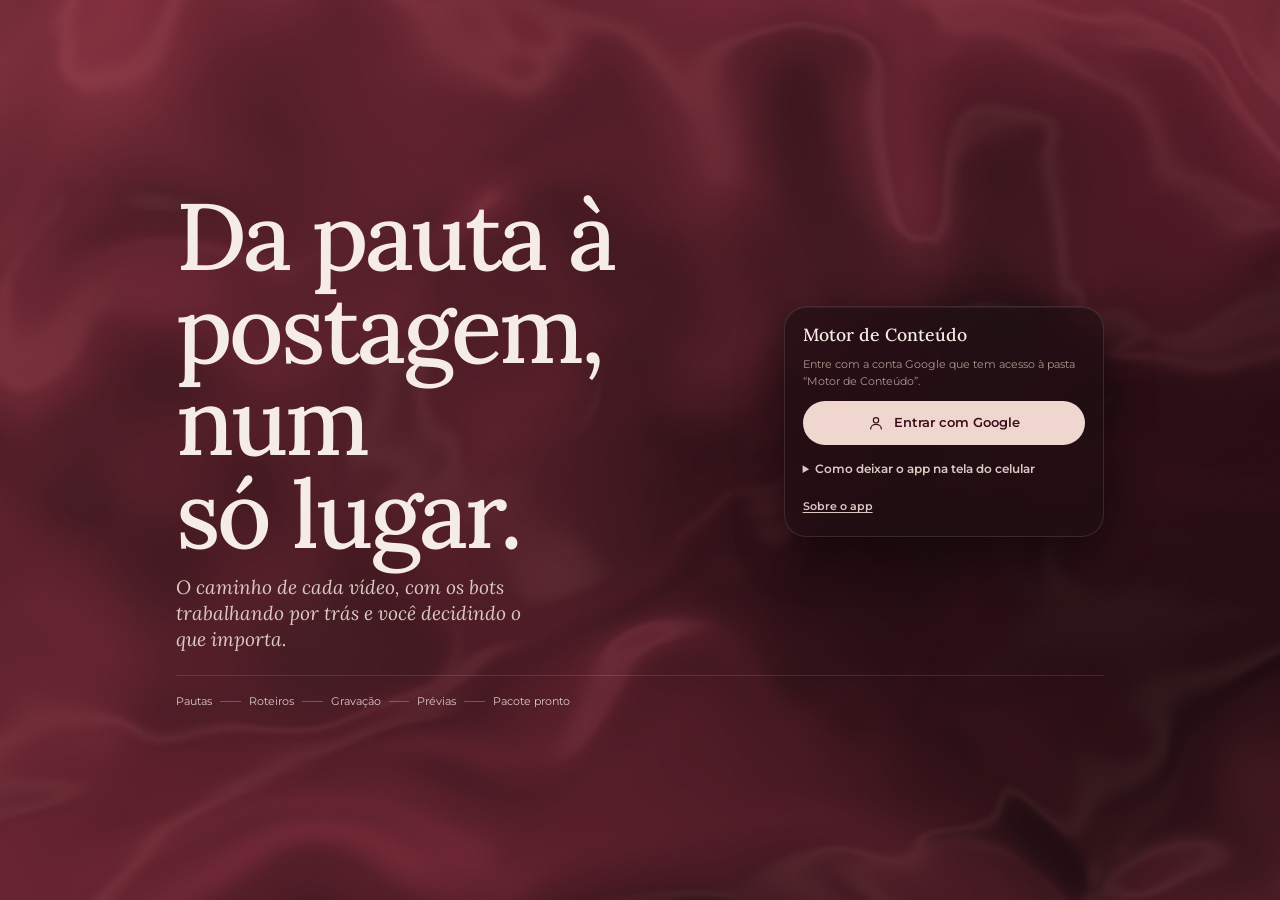
<file: index.html>
<!doctype html>
<html lang="pt-BR" data-tema="noite">
<head>
<meta charset="utf-8">
<meta name="viewport" content="width=device-width, initial-scale=1, viewport-fit=cover">
<title>Motor de Conteúdo</title>
<meta name="description" content="O caminho de cada vídeo, da pauta à postagem: roteiros, prévias e pacotes prontos.">
<meta name="referrer" content="strict-origin-when-cross-origin">
<link rel="manifest" href="./manifest.webmanifest">
<link rel="icon" type="image/png" sizes="32x32" href="./icons/favicon.png">
<link rel="apple-touch-icon" sizes="180x180" href="./icons/apple-touch-icon.png">
<meta name="theme-color" content="#0F0809" id="meta-tema">
<meta name="mobile-web-app-capable" content="yes">
<meta name="apple-mobile-web-app-capable" content="yes">
<meta name="apple-mobile-web-app-title" content="Motor">

<!-- Fontes da marca. Única dependência externa de visual, e opcional: sem elas, o app usa as do sistema. -->
<link rel="preconnect" href="https://fonts.googleapis.com">
<link rel="preconnect" href="https://fonts.gstatic.com" crossorigin>
<link href="https://fonts.googleapis.com/css2?family=Lora:ital,wght@0,400..700;1,400..700&family=Montserrat:wght@400;500;600;700&display=swap" rel="stylesheet">
<link rel="stylesheet" href="./css/app.css">
<!-- Antes de pintar: tema lembrado e, se houver sessão guardada com o token válido, esconde o login para não piscar. -->
<script>
try {
  if (localStorage.getItem('motor-tema') === 'dia') document.documentElement.dataset.tema = 'dia';
} catch (e) { /* sem armazenamento */ }
try {
  // Sessão em localStorage (ou a antiga, em sessionStorage, que o js/auth.js muda de lugar) e token
  // além da margem de renovação (2 min): o app abre direto. Vencida: a entrada mostra "Continuar como".
  // Logo depois do "Sair" (marca motor.saiu, js/saida.js) a entrada aparece sempre, sem esconder.
  var s = JSON.parse(localStorage.getItem('motor.sessao') || sessionStorage.getItem('motor.sessao') || 'null');
  if (s && s.access_token && Number(s.expires_at) > Date.now() + 120000 && !sessionStorage.getItem('motor.saiu')) document.documentElement.classList.add('retomando');
} catch (e) { /* sem armazenamento */ }
</script>
<script type="module" src="./js/main.js"></script>
</head>
<body class="entrada">
<!-- Fundo vivo: o véu é pintado por um shader WebGL (js/visual.js). O grão é um ruído em SVG. -->
<canvas id="veu" aria-hidden="true"></canvas>
<div class="grao" aria-hidden="true"></div>
<a class="pular" href="#conteudo">Pular para o conteúdo</a>

<!-- ENTRADA: login com Google (Google Identity Services, via js/integra.js) -->
<section class="login" id="tela-login" aria-labelledby="login-titulo">
  <div>
    <h1 id="login-titulo">Da pauta à postagem, num só lugar.</h1>
    <p class="login-frase">O caminho de cada vídeo, com os bots trabalhando por trás e você decidindo o que importa.</p>
  </div>
  <div class="login-porta">
    <h2>Motor de Conteúdo</h2>
    <p class="apagado pequeno" id="login-instrucao">Entre com a conta Google que tem acesso à pasta “Motor de Conteúdo”.</p>
    <button type="button" class="google" data-acao="entrar" id="botao-entrar">
      <svg width="20" height="20" style="width:1.25rem;height:1.25rem" viewBox="0 0 24 24" fill="none" stroke="currentColor" stroke-width="1.8" stroke-linecap="round" stroke-linejoin="round" aria-hidden="true"><circle cx="12" cy="8" r="4"/><path d="M4 21c0-4 3.6-7 8-7s8 3 8 7"/></svg>
      <span id="botao-entrar-texto">Entrar com Google</span>
    </button>
    <!-- Sessão guardada com o token vencido (js/acoes.js, pintarEntrada): no lugar do "Entrar com Google" -->
    <button type="button" class="google" data-acao="continuar" id="botao-continuar" hidden>
      <svg width="20" height="20" style="width:1.25rem;height:1.25rem" viewBox="0 0 24 24" fill="none" stroke="currentColor" stroke-width="1.8" stroke-linecap="round" stroke-linejoin="round" aria-hidden="true"><circle cx="12" cy="8" r="4"/><path d="M4 21c0-4 3.6-7 8-7s8 3 8 7"/></svg>
      <span id="botao-continuar-texto">Continuar</span>
    </button>
    <button type="button" class="botao calmo menor outra-conta" data-acao="outra-conta" id="botao-outra-conta" hidden>Usar outra conta</button>
    <p class="nota atencao login-msg" id="login-msg" role="alert"></p>
    <details>
      <summary>Como deixar o app na tela do celular</summary>
      <ol>
        <li>Abra o endereço do app no Safari (iPhone) ou no Chrome (Android).</li>
        <li>Toque em Compartilhar e depois em “Adicionar à Tela de Início”.</li>
        <li>O app passa a abrir em tela cheia, como os outros do celular.</li>
      </ol>
    </details>
    <button type="button" class="discreto" data-acao="abrir-sobre">Sobre o app</button>
  </div>
  <ol class="caminho" aria-label="O caminho de cada vídeo">
    <li>Pautas</li><li>Roteiros</li><li>Gravação</li><li>Prévias</li><li>Pacote pronto</li>
  </ol>
</section>

<!-- APP -->
<div class="casca" id="casca" hidden>
  <header class="ilha">
    <!-- No celular estreito (< 480px) a marca mostra só "Motor" (o nome curto do app instalado) para caber o Sair -->
    <a class="marca" href="#/inicio" aria-label="Motor de Conteúdo, início"><span class="marca-sinal" aria-hidden="true"></span><span>Motor<span class="marca-resto"> de Conteúdo</span></span></a>
    <nav class="ilha-nav" id="nav-topo" aria-label="Seções"></nav>
    <button type="button" class="busca-b" data-acao="abrir-paleta" aria-label="Buscar e ir para uma tela" id="botao-busca"></button>
    <a class="botao primario menor ilha-enviar" href="#/enviar">Enviar gravação</a>
    <button type="button" class="redondo" data-acao="tema" id="botao-tema"></button>
    <!-- Sair: botão redondo ao lado do tema, em todas as telas e larguras -->
    <button type="button" class="redondo ilha-sair" data-acao="sair" id="botao-sair" aria-label="Sair da conta" title="Sair da conta"></button>
  </header>

  <main class="conteudo" id="conteudo" tabindex="-1"></main>

  <nav class="doca" id="nav-doca" aria-label="Seções"></nav>
</div>

<!-- Uma janela para tudo (confirmações, busca, ajuda) e outra para o teleprompter -->
<dialog id="dialogo" aria-labelledby="dlg-titulo"></dialog>
<dialog id="tele" class="tele" aria-label="Teleprompter"></dialog>
<dialog id="telacheia" class="telacheia" aria-labelledby="tc-nome"></dialog>
<input type="file" id="arquivo" accept="video/*" hidden>
<div class="avisos" id="avisos" role="status" aria-live="polite"></div>
<noscript><p style="position:relative;z-index:3;padding:1.5rem;text-align:center">O Motor de Conteúdo precisa de JavaScript ativado.</p></noscript>
</body>
</html>
</file>
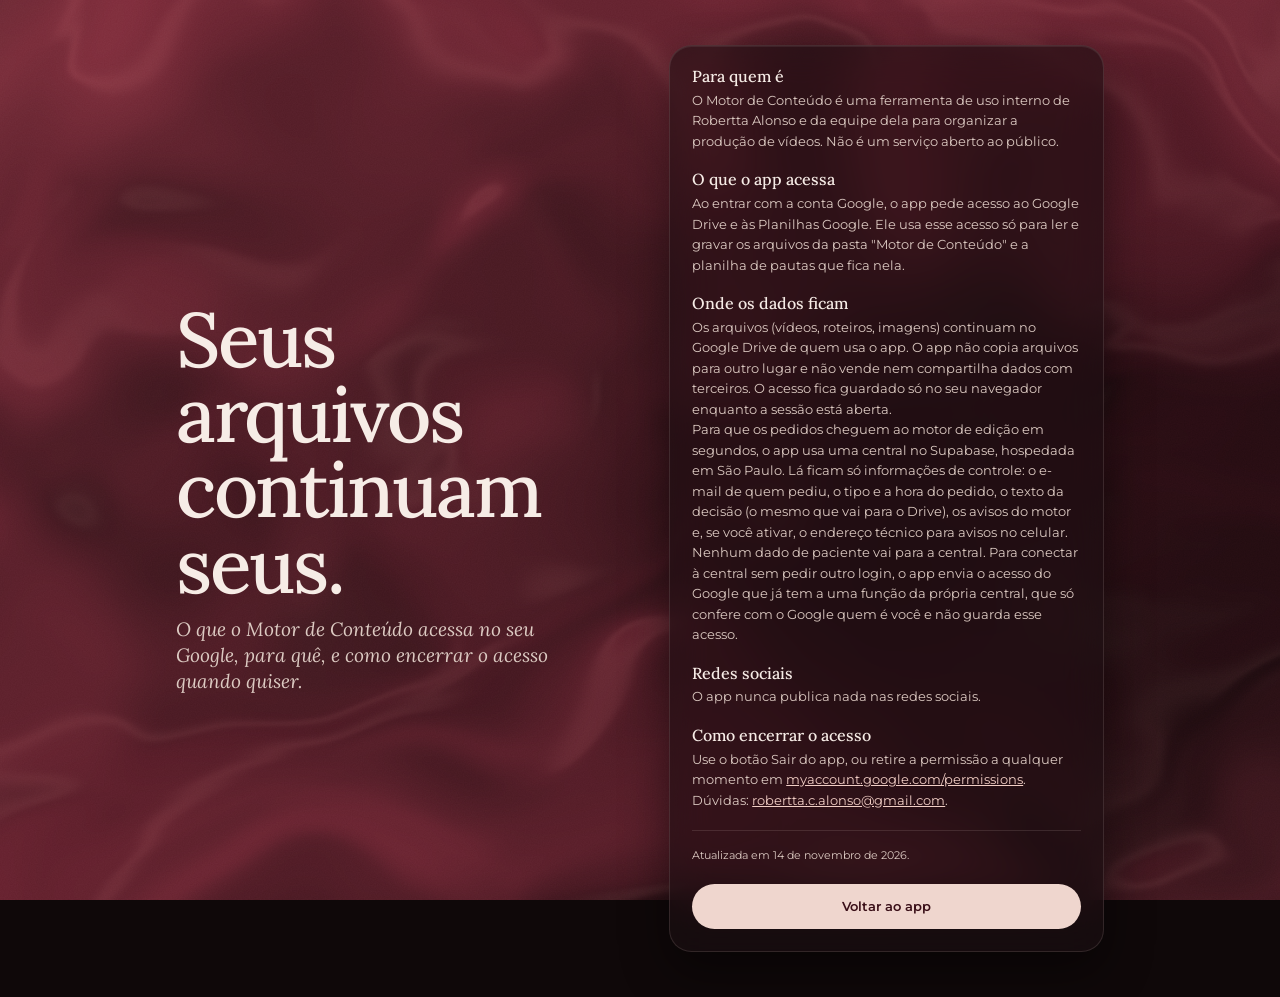
<file: privacidade.html>
<!doctype html>
<html lang="pt-BR" data-tema="noite">
<head>
<meta charset="utf-8">
<meta name="viewport" content="width=device-width, initial-scale=1, viewport-fit=cover">
<title>Privacidade · Motor de Conteúdo</title>
<meta name="description" content="Política de privacidade do Motor de Conteúdo.">
<meta name="theme-color" content="#0F0809" id="meta-tema">
<link rel="icon" type="image/png" sizes="32x32" href="./icons/favicon.png">
<link rel="apple-touch-icon" sizes="180x180" href="./icons/apple-touch-icon.png">
<link rel="preconnect" href="https://fonts.googleapis.com">
<link rel="preconnect" href="https://fonts.gstatic.com" crossorigin>
<link href="https://fonts.googleapis.com/css2?family=Lora:ital,wght@0,400..700;1,400..700&family=Montserrat:wght@400;500;600;700&display=swap" rel="stylesheet">
<link rel="stylesheet" href="./css/app.css">
<script>
try { if (localStorage.getItem('motor-tema') === 'dia') { document.documentElement.dataset.tema = 'dia'; } } catch (e) {}
</script>
<style>
  /* Só desta página: mesma identidade da entrada (véu, grão, Lora/Montserrat, painel de vidro). */
  .priv{position:relative;z-index:2;min-height:100vh;min-height:100dvh;display:grid;align-content:center;gap:2rem;max-width:77.5rem;margin:0 auto;
    padding:calc(2.5rem + env(safe-area-inset-top)) calc(1.25rem + env(safe-area-inset-right)) calc(2.5rem + env(safe-area-inset-bottom)) calc(1.25rem + env(safe-area-inset-left))}
  .priv h1{font-size:clamp(2.75rem,8vw,6rem);line-height:.98;letter-spacing:-.03em;max-width:11ch}
  .priv-painel{gap:0;padding:1.75rem}
  .priv-painel h2{font-size:1.25rem;margin:1.5rem 0 .375rem}
  .priv-painel h2:first-of-type{margin-top:0}
  .priv-painel p{color:var(--tinta-2);line-height:1.6;margin:0}
  .priv-data{font-size:.84375rem;color:var(--tinta-2);margin-top:1.5rem !important;padding-top:1.25rem;border-top:1px solid var(--fio)}
  .priv-voltar{margin-top:1.5rem;text-decoration:none}
  @media (min-width:900px){
    .priv{grid-template-columns:minmax(0,1fr) 34rem;align-items:center;gap:2rem 4rem;
      padding:calc(3.5rem + env(safe-area-inset-top)) calc(2.5rem + env(safe-area-inset-right)) calc(3.5rem + env(safe-area-inset-bottom)) calc(2.5rem + env(safe-area-inset-left))}
  }
</style>
<script type="module">
  import { Veu } from './js/visual.js';
  Veu.iniciar();
  Veu.cores(document.documentElement.dataset.tema === 'dia' ? 'dia' : 'noite');
  Veu.ligar();
</script>
</head>
<body class="entrada">
<canvas id="veu" aria-hidden="true"></canvas>
<div class="grao" aria-hidden="true"></div>
<main class="priv">
  <div>
    <h1>Seus arquivos continuam seus.</h1>
    <p class="login-frase">O que o Motor de Conteúdo acessa no seu Google, para quê, e como encerrar o acesso quando quiser.</p>
  </div>
  <section class="login-porta priv-painel" aria-label="Política de privacidade">
    <h2>Para quem é</h2>
    <p>O Motor de Conteúdo é uma ferramenta de uso interno de Robertta Alonso e da equipe dela para organizar a produção de vídeos. Não é um serviço aberto ao público.</p>
    <h2>O que o app acessa</h2>
    <p>Ao entrar com a conta Google, o app pede acesso ao Google Drive e às Planilhas Google. Ele usa esse acesso só para ler e gravar os arquivos da pasta "Motor de Conteúdo" e a planilha de pautas que fica nela.</p>
    <h2>Onde os dados ficam</h2>
    <p>Os arquivos (vídeos, roteiros, imagens) continuam no Google Drive de quem usa o app. O app não copia arquivos para outro lugar e não vende nem compartilha dados com terceiros. O acesso fica guardado só no seu navegador enquanto a sessão está aberta.</p>
    <p>Para que os pedidos cheguem ao motor de edição em segundos, o app usa uma central no Supabase, hospedada em São Paulo. Lá ficam só informações de controle: o e-mail de quem pediu, o tipo e a hora do pedido, o texto da decisão (o mesmo que vai para o Drive), os avisos do motor e, se você ativar, o endereço técnico para avisos no celular. Nenhum dado de paciente vai para a central. Para conectar à central sem pedir outro login, o app envia o acesso do Google que já tem a uma função da própria central, que só confere com o Google quem é você e não guarda esse acesso.</p>
    <h2>Redes sociais</h2>
    <p>O app nunca publica nada nas redes sociais.</p>
    <h2>Como encerrar o acesso</h2>
    <p>Use o botão Sair do app, ou retire a permissão a qualquer momento em <a href="https://myaccount.google.com/permissions">myaccount.google.com/permissions</a>. Dúvidas: <a href="mailto:robertta.c.alonso@gmail.com">robertta.c.alonso@gmail.com</a>.</p>
    <p class="priv-data">Atualizada em 14 de novembro de 2026.</p>
    <a class="google priv-voltar" href="./">Voltar ao app</a>
  </section>
</main>
</body>
</html>
</file>
<file: css/app.css>
/* Motor de Conteúdo · visual do desenho aprovado (referência visual: ver SPEC.md), em rem.

   Densidade: todas as medidas estão em rem (1rem = 16px). No computador (>= 1080px de largura),
   o html passa a 80%, e a tela a 100% de zoom fica igual ao desenho aprovado visto a 80% de zoom.
   Celular e tablet (< 1080px) ficam idênticos ao desenho aprovado.
   Ficaram em px, de propósito:
   - bordas de 1 a 2px e linhas finas de 1-2px (fios, conectores, a borda de 1px das sombras
     "inset"), que a 80% virariam 0,8px e ficariam borradas ou sumiriam;
   - border-radius:999px (raio "infinito" das pílulas: qualquer valor grande dá o mesmo desenho);
   - .vh e o input escondido do segmento (1px é a técnica de esconder, não um tamanho visual);
   - os valores das media queries (em px de viewport, como no desenho aprovado).
   Breakpoints acima de 1080px (1100 e 1160) passaram para 1080px, porque no desenho aprovado a 80%
   qualquer janela de 1080px físicos já tem viewport de 1350px CSS. */
/* ===== 1. Identidade: as cores da marca em dois temas ===== */
:root{
  --titulo:"Lora",Georgia,"Times New Roman",serif;
  --texto:"Montserrat",system-ui,-apple-system,"Segoe UI",Roboto,sans-serif;
  --r-painel:1.75rem; --r-meio:1.125rem; --r-controle:.875rem;
  --doca:4.75rem;
}
html[data-tema="noite"]{
  color-scheme:dark;
  --fundo:#0F0809; --sup:#1A1013; --sup-2:#241619; --vidro:rgba(26,16,19,.62);
  --fio:rgba(239,214,206,.13); --fio-forte:rgba(239,214,206,.30);
  --tinta:#F6ECE6; --tinta-2:#DCCAC2; --tinta-3:#AC978F;
  --acento:#EFD6CE; --acento-tinta:#3A0F18; --acento-texto:#F2CFC6;   /* rosé sobre vinho */
  --vinho:#6E1F2C; --vinho-claro:#C96A80;
  --ok:#8FCBB2; --ok-fundo:rgba(143,203,178,.14); --ok-tinta:#0F0809;
  --alerta:#F0C377; --alerta-fundo:rgba(240,195,119,.13);
  --acao-fundo:rgba(239,214,206,.14); --espera-fundo:rgba(246,236,230,.07);
  --erro:#FF9C92;
  --serie-ig:#B04560; --serie-tt:#35A983;        /* par do gráfico, conferido para daltonismo no fundo escuro */
  --sombra:0 1.5rem 3.75rem rgba(0,0,0,.45);
}
html[data-tema="dia"]{
  color-scheme:light;
  --fundo:#F3E8E2; --sup:#FFFCFA; --sup-2:#F8EEE9; --vidro:rgba(255,252,250,.66);
  --fio:rgba(110,31,44,.13); --fio-forte:rgba(36,28,24,.28);
  --tinta:#241C18; --tinta-2:#4A3F39; --tinta-3:#6E5F57;
  --acento:#6E1F2C; --acento-tinta:#FFFFFF; --acento-texto:#6E1F2C;
  --vinho:#6E1F2C; --vinho-claro:#6E1F2C;
  --ok:#24443A; --ok-fundo:#DDE8E2; --ok-tinta:#FFFFFF;
  --alerta:#7A4300; --alerta-fundo:#F7E6C8;
  --acao-fundo:#EFD6CE; --espera-fundo:#EFE6E0;
  --erro:#A3261F;
  --serie-ig:#8E2F40; --serie-tt:#2FA37F;        /* par do gráfico no fundo claro */
  --sombra:0 1.5rem 3.75rem rgba(110,31,44,.14);
}
*,*::before,*::after{box-sizing:border-box}
html{-webkit-text-size-adjust:100%;background:var(--fundo)}
/* ===== Densidade no computador (ver o comentário do topo) ===== */
@media (min-width:1080px){html{font-size:80%}}
body{margin:0;min-height:100vh;background:var(--fundo);color:var(--tinta);font:400 1rem/1.5 var(--texto);-webkit-font-smoothing:antialiased;overflow-x:hidden}
h1,h2,h3{font-family:var(--titulo);font-weight:500;line-height:1.12;margin:0;text-wrap:balance}
h1{font-size:clamp(2.125rem,5.4vw,3.75rem);letter-spacing:-.015em}
h2{font-size:1.5rem}
h3{font-size:1.1875rem}
p{margin:0}
ul,ol{margin:0;padding:0;list-style:none}
a{color:var(--acento-texto)}
button,input,select,textarea{font:inherit;color:inherit}
button{cursor:pointer}
[hidden]{display:none !important}
:focus-visible{outline:.15625rem solid var(--acento);outline-offset:.1875rem;border-radius:.5rem}
.vh{position:absolute;width:1px;height:1px;overflow:hidden;clip-path:inset(50%);white-space:nowrap}
.ic{flex-shrink:0}
.pular{position:absolute;left:.75rem;top:-3.75rem;z-index:100;background:var(--tinta);color:var(--fundo);padding:.625rem .875rem;border-radius:.625rem}
.pular:focus{top:.75rem}
@media (prefers-reduced-motion:reduce){*,*::before,*::after{transition:none !important;animation:none !important;scroll-behavior:auto !important}}

/* ===== 2. Fundo vivo: o véu (canvas WebGL) e o grão ===== */
#veu{position:absolute;top:0;left:0;width:100%;height:min(94vh,48.75rem);z-index:0;pointer-events:none;
  -webkit-mask-image:linear-gradient(#000 30%,transparent);mask-image:linear-gradient(#000 30%,transparent)}
#veu.sem-gl{background:radial-gradient(90% 70% at 20% 0%,var(--vinho),transparent 70%),radial-gradient(60% 60% at 90% 10%,var(--vinho-claro),transparent 70%),var(--fundo);opacity:.8}
body.entrada #veu{position:fixed;height:100vh;height:100dvh;-webkit-mask-image:none;mask-image:none}
.grao{position:fixed;inset:0;z-index:1;pointer-events:none;opacity:.5;mix-blend-mode:soft-light;
  background-image:url("data:image/svg+xml;utf8,<svg xmlns='http://www.w3.org/2000/svg' width='180' height='180'><filter id='n'><feTurbulence type='fractalNoise' baseFrequency='.85' numOctaves='2' stitchTiles='stitch'/><feColorMatrix values='0 0 0 0 .5  0 0 0 0 .5  0 0 0 0 .5  0 0 0 .55 0'/></filter><rect width='100%' height='100%' filter='url(%23n)'/></svg>")}
.login,.casca{position:relative;z-index:2}


/* ===== 4. Estrutura: ilha no alto e doca embaixo (celular e tablet) ===== */
.ilha{position:sticky;top:.625rem;z-index:30;display:flex;align-items:center;gap:.625rem;width:calc(100% - 1.5rem);max-width:77.5rem;margin:.625rem auto 0;padding:.5rem .5rem .5rem 1rem;border-radius:999px;background:var(--vidro);backdrop-filter:blur(1.375rem) saturate(1.3);-webkit-backdrop-filter:blur(1.375rem) saturate(1.3);border:1px solid var(--fio);box-shadow:inset 0 1px 0 rgba(255,255,255,.06)}
.marca{display:flex;align-items:center;gap:.625rem;margin-right:auto;color:var(--tinta);text-decoration:none;font-family:var(--titulo);font-weight:600;font-size:1.0625rem;white-space:nowrap}
.marca-sinal{position:relative;width:1.875rem;height:1.875rem;border-radius:50%;background:conic-gradient(from 210deg,var(--vinho),var(--vinho-claro),var(--acento),var(--vinho));display:grid;place-items:center}
.marca-sinal::after{content:"";width:.75rem;height:.75rem;border-radius:50%;background:var(--fundo)}
.ilha-nav{display:none}
.redondo{width:2.75rem;height:2.75rem;flex-shrink:0;display:grid;place-items:center;border-radius:50%;border:1px solid var(--fio);background:transparent;color:var(--tinta)}
.redondo:hover{background:var(--espera-fundo)}
.busca-b{display:flex;align-items:center;gap:.5rem;height:2.75rem;padding:0 .875rem;border-radius:999px;border:1px solid var(--fio);background:transparent;color:var(--tinta-3);font-size:.875rem}
.busca-b kbd{display:none;font:600 .71875rem var(--texto);padding:.125rem .375rem;border-radius:.375rem;border:1px solid var(--fio-forte);color:var(--tinta-2)}
.busca-b .txt{display:none}
.ilha .ilha-enviar{display:none}
.conteudo{width:100%;max-width:77.5rem;margin:0 auto;padding:1.875rem 1rem calc(var(--doca) + 3.5rem + env(safe-area-inset-bottom));outline:none}

.doca{position:fixed;left:50%;bottom:calc(.75rem + env(safe-area-inset-bottom));z-index:30;transform:translateX(-50%);width:min(28.75rem,calc(100% - 1.5rem));display:flex;justify-content:space-between;gap:.125rem;padding:.4375rem;border-radius:999px;background:var(--vidro);backdrop-filter:blur(1.375rem) saturate(1.3);-webkit-backdrop-filter:blur(1.375rem) saturate(1.3);border:1px solid var(--fio);box-shadow:var(--sombra),inset 0 1px 0 rgba(255,255,255,.06)}
.nav-link{position:relative;display:flex;align-items:center;justify-content:center;gap:.5rem;height:3.125rem;min-width:3.125rem;padding:0 .8125rem;border-radius:999px;color:var(--tinta-3);font-size:.875rem;font-weight:600;text-decoration:none;white-space:nowrap;transition:background-color .2s,color .2s}
.doca .nav-rot{display:none}
.nav-link[aria-current="page"]{background:var(--acento);color:var(--acento-tinta);view-transition-name:nav-atual}
.doca .nav-link[aria-current="page"] .nav-rot{display:inline}
.nav-conta{position:absolute;top:.3125rem;right:.3125rem;min-width:1.0625rem;height:1.0625rem;padding:0 .25rem;border-radius:999px;background:var(--vinho-claro);color:#fff;font-size:.65625rem;font-weight:700;line-height:1.0625rem;text-align:center}
html[data-tema="dia"] .nav-conta{background:var(--vinho)}
.nav-link[aria-current="page"] .nav-conta{display:none}

@media (min-width:720px){
  .conteudo{padding:2.75rem 1.75rem calc(var(--doca) + 4rem)}
  .busca-b .txt{display:inline}
  h2{font-size:1.625rem}
}
@media (min-width:1080px){
  .doca{display:none}
  .ilha{padding:.5rem .5rem .5rem 1.25rem;top:.875rem;margin-top:.875rem}
  .ilha-nav{display:flex;gap:.125rem;margin-right:auto}
  .marca{margin-right:1.125rem}
  .ilha .nav-link{height:2.75rem;padding:0 .9375rem;font-weight:500}
  .ilha .nav-link:hover{color:var(--tinta)}
  .ilha .nav-link[aria-current="page"]{font-weight:600}
  .ilha .nav-link[aria-current="page"]:hover{color:var(--acento-tinta)}
  .ilha .nav-link .ic{display:none}
  .ilha .nav-conta{position:static}
  .busca-b kbd{display:inline}
  .ilha .ilha-enviar{display:inline-flex}
  /* Nada da ilha quebra linha. Com contadores na navegação (pautas, roteiros, vídeos…), falta largura
     para tudo: a busca fica só com a lupa e o atalho, e os itens ficam um pouco mais juntos. */
  .busca-b,.ilha .ilha-enviar{white-space:nowrap;flex-shrink:0}
  .ilha:has(.nav-conta) .busca-b .txt{display:none}
  .ilha:has(.nav-conta) .nav-link{padding:0 .75rem}
  .conteudo{padding:3.5rem 2rem 6rem}
}

/* ===== 5. Peças comuns ===== */
.cab{margin:0 0 1.875rem;max-width:56.25rem}
.cab-sub{margin-top:.75rem;font:italic 400 clamp(1.125rem,2.2vw,1.4375rem)/1.3 var(--titulo);color:var(--tinta-2)}
.voltar{display:inline-flex;align-items:center;gap:.25rem;margin:0 0 .875rem -.5rem;padding:.5rem .75rem .5rem .375rem;border-radius:999px;font-size:.90625rem;font-weight:600;text-decoration:none}
.voltar:hover{background:var(--espera-fundo)}
.painel{position:relative;background:var(--sup);border:1px solid var(--fio);border-radius:var(--r-painel);padding:1.375rem;box-shadow:inset 0 1px 0 rgba(255,255,255,.04)}
.painel > h2{margin-bottom:1rem}
.pilha{display:flex;flex-direction:column;gap:1rem}
.pilha > *{min-width:0}
.painel.pilha > h2{margin-bottom:0}
.apagado{color:var(--tinta-3)}
.pequeno{font-size:.875rem}
@media (min-width:720px){.painel{padding:1.75rem}}
/* Luz que segue o ponteiro (só com mouse): --mx e --my vêm do script */
@media (hover:hover){
  .luz::after{content:"";position:absolute;inset:0;border-radius:inherit;pointer-events:none;opacity:0;transition:opacity .25s;
    background:radial-gradient(21.25rem circle at var(--mx,50%) var(--my,50%),color-mix(in srgb,var(--acento) 13%,transparent),transparent 70%)}
  .luz:hover::after{opacity:1}
}

.botao{display:inline-flex;align-items:center;justify-content:center;gap:.5rem;min-height:3.125rem;padding:.625rem 1.5rem;border-radius:999px;border:1.5px solid transparent;background:transparent;font-weight:600;font-size:.96875rem;line-height:1.2;text-align:center;text-decoration:none;color:var(--tinta);transition:background-color .15s,color .15s,transform .15s}
.botao:active{transform:scale(.98)}
.botao.primario{background:var(--acento);color:var(--acento-tinta)}
.botao.primario:hover{filter:brightness(1.08)}
.botao.contorno{border-color:var(--acento);color:var(--acento-texto)}
.botao.contorno:hover{background:var(--acao-fundo)}
.botao.calmo{border-color:var(--fio-forte)}
.botao.calmo:hover{background:var(--espera-fundo)}
.botao.menor{min-height:2.625rem;padding:.5rem 1rem;font-size:.875rem}
.botao.cheio{width:100%}
.botoes{display:flex;flex-wrap:wrap;gap:.625rem}

.selo{display:inline-flex;align-items:center;gap:.3125rem;padding:.25rem .6875rem;border-radius:999px;font-size:.78125rem;font-weight:600;line-height:1.3;white-space:nowrap}
.selo.acao{background:var(--acao-fundo);color:var(--acento-texto)}
.selo.ok{background:var(--ok-fundo);color:var(--ok)}
.selo.espera{background:var(--espera-fundo);color:var(--tinta-2)}
.selo.alerta{background:var(--alerta-fundo);color:var(--alerta)}
.selo.neutro{box-shadow:inset 0 0 0 1px var(--fio-forte);color:var(--tinta-3)}
.selo.forte{background:var(--ok);color:var(--ok-tinta)}
.id{font-size:.78125rem;font-weight:700;letter-spacing:.04em;color:var(--tinta-3);font-variant-numeric:tabular-nums}
.meta{display:flex;flex-wrap:wrap;align-items:center;gap:.375rem .5rem}

.origem{display:flex;gap:.5rem;margin-top:2.25rem;font-size:.8125rem;line-height:1.45;color:var(--tinta-3);max-width:72ch}
.origem .ic{margin-top:.125rem}
.nota{display:flex;gap:.625rem;padding:.875rem 1rem;border-radius:var(--r-meio);font-size:.90625rem;line-height:1.45}
.nota.ok{background:var(--ok-fundo);color:var(--ok)}
.nota.atencao{background:var(--alerta-fundo);color:var(--alerta)}
.nota.calma{background:var(--espera-fundo);color:var(--tinta-2)}
.nota .ic{margin-top:.0625rem}
.vazio{padding:1.875rem .5rem;text-align:center;color:var(--tinta-3)}
.vazio strong{display:block;font:500 1.3125rem var(--titulo);color:var(--tinta);margin-bottom:.25rem}

.filtros{display:inline-flex;flex-wrap:wrap;gap:.25rem;margin-bottom:1.25rem;padding:.3125rem;border-radius:999px;border:1px solid var(--fio);background:var(--vidro);backdrop-filter:blur(.75rem);-webkit-backdrop-filter:blur(.75rem)}
.chip{min-height:2.5rem;padding:.5rem 1rem;border-radius:999px;border:0;background:transparent;font-size:.90625rem;font-weight:500;color:var(--tinta-2)}
.chip:hover{color:var(--tinta)}
.chip[aria-pressed="true"]{background:var(--tinta);color:var(--fundo);font-weight:600}

.abas{display:flex;gap:.125rem;overflow-x:auto;margin-bottom:1.625rem;padding:.3125rem;border-radius:999px;background:var(--espera-fundo);width:max-content;max-width:100%}
.aba{flex-shrink:0;min-height:2.5rem;padding:.5rem 1rem;border:0;border-radius:999px;background:none;font-size:.90625rem;font-weight:500;color:var(--tinta-2)}
.aba[aria-selected="true"]{background:var(--sup);color:var(--tinta);font-weight:600;box-shadow:0 1px 0 var(--fio),0 .25rem .875rem rgba(0,0,0,.12)}

.campo{display:flex;flex-direction:column;gap:.375rem}
.campo label,.segmento legend{font-size:.90625rem;font-weight:600}
.opc{font-weight:400;color:var(--tinta-3)}
.campo input,.campo select,.campo textarea{width:100%;min-height:3.125rem;padding:.75rem .9375rem;border:1.5px solid var(--fio-forte);border-radius:var(--r-controle);background:var(--sup-2);color:var(--tinta)}
.campo input::placeholder,.campo textarea::placeholder{color:var(--tinta-3)}
.campo textarea{resize:vertical;line-height:1.45}
.campo [aria-invalid="true"]{border-color:var(--erro)}
.dica{font-size:.8125rem;color:var(--tinta-3)}
.erro{font-size:.84375rem;font-weight:600;color:var(--erro)}
.segmento,.grupo{border:0;padding:0;margin:0;min-width:0}
.segmento legend,.grupo legend{padding:0;margin-bottom:.375rem}
.segmento-opcoes{display:flex;flex-wrap:wrap;gap:.5rem}
.segmento-opcoes input{position:absolute;opacity:0;width:1px;height:1px}
.segmento-opcoes span{display:inline-flex;align-items:center;min-height:2.75rem;padding:.5rem 1.125rem;border:1.5px solid var(--fio-forte);border-radius:999px;font-size:.90625rem;font-weight:500;cursor:pointer}
.segmento-opcoes input:checked + span{background:var(--acento);border-color:var(--acento);color:var(--acento-tinta);font-weight:600}
.segmento-opcoes input:focus-visible + span{outline:.15625rem solid var(--acento);outline-offset:.1875rem}
.grade-campos{display:grid;gap:.875rem}
@media (min-width:560px){.grade-campos.duas{grid-template-columns:repeat(2,minmax(0,1fr))}}

.tabela{width:100%;border-collapse:collapse;font-size:.90625rem}
.tabela th{text-align:left;font-weight:600;font-size:.8125rem;color:var(--tinta-3);padding:.5rem .875rem .625rem 0;border-bottom:1px solid var(--fio);white-space:nowrap}
.tabela td{padding:.8125rem .875rem .8125rem 0;border-bottom:1px solid var(--fio);vertical-align:middle}
.tabela tr:last-child td{border-bottom:0}
.tabela .num{text-align:right;font-variant-numeric:tabular-nums;padding-right:1.125rem}
@media (max-width:899px){
  /* Em telas estreitas, cada linha da tabela vira um bloco com os rótulos acima dos valores */
  .tabela thead{position:absolute;width:1px;height:1px;overflow:hidden;clip-path:inset(50%)}
  .tabela tr{display:grid;grid-template-columns:repeat(3,minmax(0,1fr));gap:.5rem .75rem;padding:.875rem 0;border-bottom:1px solid var(--fio)}
  .tabela tr:last-child{border-bottom:0}
  .tabela td{display:block;padding:0;border:0;min-width:0}
  .tabela td.cheia{grid-column:1/-1}
  .tabela td[data-rotulo]::before{content:attr(data-rotulo);display:block;font-size:.75rem;color:var(--tinta-3);margin-bottom:.125rem}
  .tabela .num{text-align:left;padding-right:0}
}

/* ===== 6. Entrada (login) ===== */
/* Mesma distribuição do protótipo (celular: empilhado; ≥900px: texto à esquerda, porta à direita,
   caminho embaixo). O conjunto fica no meio da tela: na vertical (align-content:center dentro da
   altura mínima da tela) e na horizontal (max-width + margin auto). Os recortes do aparelho
   (safe-area) somam-se ao respiro. */
.login{min-height:100vh;min-height:100dvh;display:grid;grid-template-columns:minmax(0,1fr);align-content:center;gap:1.75rem;
  padding:calc(1.75rem + env(safe-area-inset-top)) calc(1.25rem + env(safe-area-inset-right)) calc(2rem + env(safe-area-inset-bottom)) calc(1.25rem + env(safe-area-inset-left));
  max-width:77.5rem;margin:0 auto}
.login h1{font-size:clamp(2.875rem,9.5vw,7.375rem);line-height:.98;letter-spacing:-.03em;max-width:11ch}
.login-frase{margin-top:1.125rem;font:italic 400 clamp(1.125rem,2.2vw,1.5rem)/1.35 var(--titulo);color:var(--tinta-2);max-width:34ch}
.login-porta{display:flex;flex-direction:column;gap:.875rem;padding:1.375rem;border-radius:var(--r-painel);background:var(--vidro);backdrop-filter:blur(1.625rem) saturate(1.3);-webkit-backdrop-filter:blur(1.625rem) saturate(1.3);border:1px solid var(--fio);box-shadow:var(--sombra),inset 0 1px 0 rgba(255,255,255,.07)}
.login-porta h2{font-size:1.375rem}
.google{display:flex;align-items:center;justify-content:center;gap:.75rem;min-height:3.5rem;border-radius:999px;border:0;background:var(--acento);color:var(--acento-tinta);font-weight:600;font-size:1rem}
.google:hover{filter:brightness(1.08)}
.login-porta details{font-size:.90625rem;color:var(--tinta-2)}
.login-porta summary{cursor:pointer;font-weight:600;padding:.375rem 0}
.login-porta details ol{list-style:decimal;padding-left:1.25rem;margin-top:.375rem}
.caminho{display:flex;flex-wrap:wrap;gap:.5rem 0;font-size:.84375rem;color:var(--tinta-2)}
.caminho li{display:flex;align-items:center}
.caminho li:not(:last-child)::after{content:"";width:1.625rem;height:1px;margin:0 .625rem;background:var(--fio-forte)}
@media (min-width:900px){
  .login{grid-template-columns:minmax(0,1fr) 25rem;align-items:end;gap:1.75rem 4rem;
    padding:calc(3.5rem + env(safe-area-inset-top)) calc(2.5rem + env(safe-area-inset-right)) calc(3.5rem + env(safe-area-inset-bottom)) calc(2.5rem + env(safe-area-inset-left))}
  .caminho{grid-column:1/-1;padding-top:1.375rem;border-top:1px solid var(--fio)}
  .login-porta{align-self:center}
}

/* ===== 7. Início ===== */
.hero{margin:.375rem 0 1.875rem}
.hero-data{font-size:.875rem;font-weight:500;color:var(--tinta-2)}
.hero h1{margin-top:.625rem;font-size:clamp(2.625rem,8vw,6rem);line-height:1;letter-spacing:-.025em}
.hero-frase{margin-top:.875rem;font:italic 400 clamp(1.3125rem,3vw,2.125rem)/1.2 var(--titulo);color:var(--tinta-2)}
.bento{display:grid;grid-template-columns:repeat(12,minmax(0,1fr));gap:.875rem}
.bento > *{grid-column:1/-1;min-width:0}
@media (min-width:980px){.bento{gap:1.125rem}.b7{grid-column:span 7}.b5{grid-column:span 5}.b4{grid-column:span 4}.b8{grid-column:span 8}}
/* Cartas "sua vez": deslizam de lado no celular, viram grade no computador */
.cartas{display:grid;grid-auto-flow:column;grid-auto-columns:minmax(15rem,76%);gap:.75rem;overflow-x:auto;scroll-snap-type:x mandatory;margin:0 -1rem;padding:.125rem 1rem .375rem;scrollbar-width:none}
.cartas::-webkit-scrollbar{display:none}
.carta{position:relative;scroll-snap-align:center;display:flex;flex-direction:column;gap:.75rem;min-height:14.25rem;padding:1.25rem;border-radius:var(--r-painel);border:1px solid var(--fio);background:var(--sup);color:var(--tinta);text-decoration:none;overflow:hidden;animation:chega .5s cubic-bezier(.2,.7,.2,1) backwards;animation-delay:calc(var(--i) * 70ms)}
@keyframes chega{from{opacity:0;transform:translateY(1.125rem) scale(.97)}}
.carta-topo{display:flex;align-items:center;justify-content:space-between;font-size:.84375rem;font-weight:600;color:var(--tinta-2)}
.carta-icone{width:2.5rem;height:2.5rem;border-radius:50%;display:grid;place-items:center;background:var(--acao-fundo);color:var(--acento-texto)}
.carta h3{font-size:1.4375rem;line-height:1.15;margin-top:auto}
.carta p{font-size:.875rem;color:var(--tinta-3)}
.carta-ir{display:inline-flex;align-items:center;gap:.375rem;font-size:.875rem;font-weight:600;color:var(--acento-texto)}
.carta.primeira{background:var(--acento);border-color:transparent;color:var(--acento-tinta)}
.carta.primeira .carta-topo,.carta.primeira p,.carta.primeira .carta-ir{color:inherit}
.carta.primeira p{opacity:.8}
.carta.primeira .carta-icone{background:color-mix(in srgb,var(--acento-tinta) 14%,transparent);color:inherit}
@media (min-width:720px){.cartas{grid-auto-columns:minmax(15rem,18.75rem);margin:0 -1.75rem;padding:.125rem 1.75rem .375rem}}
@media (min-width:1080px){.cartas{grid-auto-flow:row;grid-template-columns:repeat(auto-fit,minmax(12.8125rem,1fr));overflow:visible;margin:0;padding:0}}
/* Ciclo da semana: anel em cinco arcos */
.ciclo{display:grid;grid-template-columns:minmax(0,1fr);gap:1.125rem;justify-items:center}
.ciclo svg{width:min(13.75rem,62vw);height:auto;overflow:visible}
.arco-trilho{fill:none;stroke:var(--fio);stroke-width:9;stroke-linecap:round}
.arco{fill:none;stroke:var(--acento);stroke-width:9;stroke-linecap:round;animation:traca 1.1s cubic-bezier(.3,.7,.2,1) backwards;animation-delay:calc(var(--i) * 110ms + 150ms)}
.arco.cheio{stroke:var(--ok)}
@keyframes traca{from{stroke-dasharray:0 999}}
.ciclo-meio{font:500 1.875rem var(--titulo);fill:var(--tinta)}
.ciclo-sub{font:500 .71875rem var(--texto);fill:var(--tinta-3)}
.ciclo-lista{width:100%;display:grid;gap:0}
.ciclo-lista li{display:flex;align-items:center;gap:.625rem;padding:.5rem 0;font-size:.90625rem;border-top:1px solid var(--fio)}
.ciclo-lista i{width:.5625rem;height:.5625rem;border-radius:50%;background:var(--fio-forte)}
.ciclo-lista .andando i{background:var(--acento)}
.ciclo-lista .cheio i{background:var(--ok)}
.ciclo-lista span{margin-left:auto;color:var(--tinta-3);font-variant-numeric:tabular-nums}
@media (min-width:560px){.ciclo{grid-template-columns:auto minmax(0,1fr);align-items:center;gap:1.625rem}}
/* Chamada para enviar a gravação */
.chamada{overflow:hidden;display:flex;flex-direction:column;gap:.875rem;justify-content:flex-end;min-height:14.375rem;background:linear-gradient(150deg,color-mix(in srgb,var(--vinho) 78%,var(--fundo)),var(--vinho) 55%,var(--vinho-claro));border-color:transparent;color:#F9E9E3}
.chamada h2{font-size:clamp(1.75rem,3.4vw,2.375rem);color:#fff}
.chamada .botao{background:#FFFCFA;color:#6E1F2C;align-self:flex-start}
.chamada-aviso{display:flex;gap:.5rem;font-size:.875rem;line-height:1.4;color:#fff}
.chamada-onda{position:absolute;right:-3.75rem;top:-3.75rem;width:16.25rem;height:16.25rem;border-radius:50%;border:1px solid rgba(255,255,255,.22);box-shadow:0 0 0 2.125rem rgba(255,255,255,.05),0 0 0 4.875rem rgba(255,255,255,.035);pointer-events:none}
/* Esteira: cada roteiro e as quatro etapas */
.esteira li{display:grid;grid-template-columns:minmax(0,1fr);gap:.75rem;padding:1.125rem 0;border-top:1px solid var(--fio)}
.esteira li:first-child{border-top:0;padding-top:.25rem}
.esteira-titulo{display:block;font:500 1.1875rem/1.2 var(--titulo);color:var(--tinta);text-decoration:none}
.esteira-titulo:hover{color:var(--acento-texto)}
.nos{display:grid;grid-template-columns:repeat(4,minmax(0,1fr))}
.no{position:relative;display:flex;flex-direction:column;align-items:center;gap:.375rem;font-size:.71875rem;color:var(--tinta-3);text-align:center}
.no:not(:first-child)::before{content:"";position:absolute;top:.6875rem;right:50%;width:100%;height:2px;background:var(--fio)}
.no i{position:relative;z-index:1;width:1.5rem;height:1.5rem;border-radius:50%;display:grid;place-items:center;border:2px solid var(--fio-forte);background:var(--sup);color:var(--ok-tinta)}
.no.feito i{background:var(--ok);border-color:var(--ok)}
.no.feito:not(:first-child)::before,.no.vez:not(:first-child)::before,.no.espera:not(:first-child)::before{background:var(--ok)}
.no.vez{color:var(--tinta);font-weight:600}
.no.vez i{border-color:var(--acento);box-shadow:0 0 0 .3125rem color-mix(in srgb,var(--acento) 20%,transparent)}
.no.vez i::after{content:"";width:.5rem;height:.5rem;border-radius:50%;background:var(--acento);animation:pulsa 1.8s ease-in-out infinite}
.no.espera i{border-style:dashed;border-color:var(--tinta-3)}
.no.espera i::after{content:"";width:.375rem;height:.375rem;border-radius:50%;background:var(--tinta-3)}
@keyframes pulsa{50%{transform:scale(.55);opacity:.6}}
@media (min-width:900px){.esteira li{grid-template-columns:minmax(0,1.25fr) minmax(0,1.5fr) 16.875rem;align-items:center;gap:1.5rem}.esteira .fim{justify-content:flex-end}}

/* ===== 8. Pautas ===== */
.pautas{display:grid;gap:.875rem;max-width:58.75rem}
.pauta{display:grid;grid-template-columns:minmax(0,1fr);gap:1rem;transition:border-color .25s,opacity .25s}
.pauta.aprovada{border-color:var(--ok)}
.pauta.recusada{opacity:.66}
.pauta-topo{display:flex;gap:1rem;align-items:center}
.nota-anel{position:relative;width:4rem;height:4rem;flex-shrink:0}
.nota-anel svg{width:4rem;height:4rem;transform:rotate(-90deg)}
.nota-anel circle{fill:none;stroke-width:5;stroke:var(--fio)}
.nota-anel .valor{stroke:var(--acento);stroke-linecap:round}
.nota-anel b{position:absolute;inset:0;display:grid;place-items:center;font:500 1.3125rem var(--titulo)}
.pauta h2{font-size:clamp(1.375rem,2.6vw,1.75rem)}
.pauta dl{margin:0;display:grid;gap:.875rem}
.pauta dt{font-size:.84375rem;font-weight:600;color:var(--tinta-3)}
.pauta dd{margin:.1875rem 0 0;max-width:68ch}
.pauta details summary{cursor:pointer;font-weight:600;font-size:.90625rem;color:var(--acento-texto);padding:.25rem 0}
.pauta details dl{margin-top:.625rem}
.pauta ul.marcas{list-style:disc;padding-left:1.25rem}
.decisao{display:flex;flex-wrap:wrap;gap:.5rem;align-items:center}
.decisao .botao[aria-pressed="true"].sim{background:var(--ok);border-color:var(--ok);color:var(--ok-tinta)}
.decisao .botao[aria-pressed="true"].nao{background:var(--tinta);border-color:var(--tinta);color:var(--fundo)}
.bandeja{position:sticky;bottom:calc(var(--doca) + 1.375rem + env(safe-area-inset-bottom));z-index:10;max-width:58.75rem;margin-top:1.125rem;display:flex;flex-wrap:wrap;align-items:center;justify-content:space-between;gap:.625rem 1rem;padding:.75rem .75rem .75rem 1.25rem;border-radius:999px;background:var(--vidro);backdrop-filter:blur(1.375rem) saturate(1.3);-webkit-backdrop-filter:blur(1.375rem) saturate(1.3);border:1px solid var(--fio-forte);box-shadow:var(--sombra);font-size:.90625rem}
.bandeja-pontos{display:flex;align-items:center;gap:.375rem}
.bandeja-pontos i{width:.75rem;height:.75rem;border-radius:50%;border:2px solid var(--fio-forte)}
.bandeja-pontos i.aprovada{background:var(--ok);border-color:var(--ok)}
.bandeja-pontos i.recusada{background:var(--tinta-3);border-color:var(--tinta-3)}
@media (min-width:1080px){.bandeja{bottom:1.25rem}}

/* ===== 9. Roteiros ===== */
.folhas{display:grid;grid-template-columns:minmax(0,1fr);gap:.875rem}
@media (min-width:720px){.folhas{grid-template-columns:repeat(2,minmax(0,1fr))}}
@media (min-width:1080px){.folhas{grid-template-columns:repeat(3,minmax(0,1fr))}}
.folha{display:flex;flex-direction:column;gap:.875rem;min-height:15.625rem;color:var(--tinta);text-decoration:none;transition:transform .2s,border-color .2s}
.folha:hover{transform:translateY(-.1875rem);border-color:var(--fio-forte)}
.folha h3{font-size:1.5rem;line-height:1.14}
.folha blockquote{margin:0;padding-left:.875rem;border-left:2px solid var(--acento);font:italic 400 .96875rem/1.45 var(--titulo);color:var(--tinta-2);display:-webkit-box;-webkit-line-clamp:3;-webkit-box-orient:vertical;overflow:hidden}
.folha .meta{margin-top:auto}
.roteiro-grade{display:grid;grid-template-columns:minmax(0,1fr);gap:1rem}
@media (min-width:1000px){.roteiro-grade{grid-template-columns:minmax(0,1fr) 22.5rem;gap:1.25rem;align-items:start}.fixo{position:sticky;top:5.375rem}}
.falas{display:grid;gap:1.375rem}
.fala{display:grid;grid-template-columns:minmax(0,1fr);gap:.25rem}
.fala-parte{font-size:.8125rem;font-weight:600;color:var(--tinta-3)}
.fala-texto{font:400 clamp(1.25rem,2.2vw,1.5625rem)/1.42 var(--titulo);max-width:34em}
.fala.da-rede .fala-texto{padding:.75rem 1rem;border-radius:var(--r-meio);background:var(--acao-fundo)}
.fala.da-rede .fala-parte{color:var(--acento-texto)}
@media (min-width:720px){.fala{grid-template-columns:8rem minmax(0,1fr);gap:1.125rem;align-items:baseline}.fala-parte{text-align:right;line-height:1.4}}
/* Ganchos antes do roteiro: as 3 opções, uma embaixo da outra, no tom das falas */
.ganchos{list-style:none;margin:0;padding:0;display:grid;gap:.875rem}
.gancho{display:grid;gap:.5rem;padding:1.125rem;border:1px solid var(--fio);border-radius:var(--r-meio);background:var(--sup-2)}
.gancho.escolhido{border-color:var(--ok);background:var(--ok-fundo)}
.gancho .fala-texto{font-size:clamp(1.125rem,2vw,1.375rem)}
.gancho-dados{display:grid;gap:.25rem;margin:0;font-size:.90625rem;color:var(--tinta-2)}
.gancho-dados div{display:flex;flex-wrap:wrap;gap:.375rem}
.gancho-dados dt{font-weight:600;color:var(--tinta-3)}
.gancho-dados dd{margin:0;overflow-wrap:anywhere}
.gancho .botao{margin-top:.375rem}
.gancho-citado{margin:0 0 1rem;padding-left:.875rem;border-left:2px solid var(--acento);font:italic 400 1.0625rem/1.45 var(--titulo)}
/* Storyboard antes das prévias (15/11/2026): quadros parados em grade, uma seção por rede; tocar amplia */
.quadros{list-style:none;margin:0;padding:0;display:grid;grid-template-columns:repeat(auto-fill,minmax(8rem,1fr));gap:.75rem}
.quadro{display:grid;gap:.5rem;align-content:start;padding:.625rem;border:1px solid var(--fio);border-radius:var(--r-meio);background:var(--sup-2)}
.quadro.com-pedido{border-color:var(--acento)}
.quadro.ampliado{grid-column:1/-1}
.quadro-img{position:relative;display:grid;place-items:center;width:100%;aspect-ratio:9/16;padding:0;border:0;border-radius:var(--r-controle);overflow:hidden;background:var(--fio);color:var(--tinta-3);cursor:zoom-in;font:inherit}
.quadro.ampliado .quadro-img{max-width:min(100%,26rem);justify-self:center;cursor:zoom-out}
.quadro-img img{position:absolute;inset:0;width:100%;height:100%;object-fit:cover}
.quadro-tempo{position:absolute;left:.375rem;top:.375rem;padding:.125rem .375rem;border-radius:.375rem;background:rgba(0,0,0,.6);color:#fff;font-size:.75rem;font-variant-numeric:tabular-nums}
.quadro-dados{display:grid;gap:.25rem;margin:0;font-size:.84375rem;color:var(--tinta-2)}
.quadro-dados div{display:grid;gap:.0625rem}
.quadro-dados dt{font-weight:600;color:var(--tinta-3);font-size:.78125rem}
.quadro-dados dd{margin:0;overflow-wrap:anywhere}
.quadro .vazio-img{padding:1rem;text-align:center;font-size:.8125rem;cursor:default}
/* A tira da peça de motion (16/11/2026): as imagens da peça numa fileira que rola de lado, embaixo do quadro; tocar
   abre a tela cheia. O selo "novo" (peça feita para este vídeo) é discreto: contorno, letra pequena. */
.tira{display:grid;gap:.25rem;min-width:0}
.tira-rotulo{margin:0;display:flex;flex-wrap:wrap;align-items:center;gap:.375rem;font-size:.78125rem;font-weight:600;color:var(--tinta-3)}
.tira-lista{list-style:none;margin:0;padding:0 0 .25rem;min-width:0;display:flex;gap:.25rem;overflow-x:auto;overscroll-behavior-x:contain;scroll-snap-type:x proximity;-webkit-overflow-scrolling:touch}
.tira-lista li{flex:0 0 auto;scroll-snap-align:start}
.tira-item{position:relative;display:grid;place-items:center;width:2.75rem;min-width:44px;aspect-ratio:9/16;padding:0;border:0;border-radius:.375rem;overflow:hidden;background:var(--fio);color:var(--tinta-3);cursor:zoom-in;font:inherit}
.tira-item img{position:absolute;inset:0;width:100%;height:100%;object-fit:cover}
.tira-item.falta{cursor:default;color:var(--alerta)}
.tira-item:focus-visible{outline:2px solid var(--acento);outline-offset:2px}
.quadro.ampliado .tira-item{width:4.5rem}
.selo.novo{padding:.0625rem .4375rem;font-size:.6875rem;font-weight:600;letter-spacing:.02em}
.legenda-novo{display:flex;flex-wrap:wrap;align-items:center;gap:.375rem}
.bloco{padding-top:1.375rem;margin-top:1.375rem;border-top:1px solid var(--fio)}
.bloco h3{margin-bottom:.625rem}
.bloco-cab{display:flex;align-items:center;justify-content:space-between;gap:.625rem;margin-bottom:.625rem}
.bloco-cab h3{margin:0}
.texto-pronto{white-space:pre-line;max-width:64ch}
.post{padding:1rem 1.125rem;border-radius:var(--r-meio) var(--r-meio) var(--r-meio) .25rem;background:var(--sup-2);border:1px solid var(--fio)}
.slides{list-style:decimal;padding-left:1.375rem;display:grid;gap:.375rem}
.mudancas{list-style:disc;padding-left:1.25rem;display:grid;gap:.3125rem}
.fontes li{padding:.875rem 0;display:grid;gap:.375rem}
.fontes li + li{border-top:1px solid var(--fio)}
.conferido{display:grid;gap:.5rem}
.conferido li{display:flex;gap:.625rem;align-items:flex-start;font-size:.9375rem}
.conferido .ic{color:var(--ok);margin-top:.1875rem}

/* Teleprompter (sempre escuro) */
dialog.tele{width:100vw;max-width:100vw;height:100vh;height:100dvh;max-height:100dvh;margin:0;padding:0;border:0;background:#0B0607;color:#F6ECE6}
.tele-caixa{height:100%;display:grid;grid-template-columns:minmax(0,1fr);grid-template-rows:auto minmax(0,1fr) auto}
.tele-topo{display:flex;align-items:center;justify-content:space-between;gap:.75rem;padding:.75rem 1rem;font-size:.90625rem;color:#CDBDB4}
.tele-topo .redondo{border-color:rgba(239,214,206,.25);color:#fff}
.tele-topo{flex-wrap:wrap}
.tele-anuncio{flex:1;text-align:center;color:#EFD6CE;font-weight:600}
.tele-anuncio:empty{visibility:hidden}
.tele-sessao{order:3;flex-basis:100%;display:flex;align-items:center;justify-content:center;gap:.5rem;padding:.625rem 1rem;border:1px solid rgba(239,214,206,.3);border-radius:999px;background:#EFD6CE;color:#3A0F18;font:inherit;font-weight:600;cursor:pointer}
.tele-meio{position:relative;min-height:0;overflow:hidden}
.tele-meio::before,.tele-meio::after{content:"";position:absolute;left:0;right:0;height:22%;z-index:1;pointer-events:none}
.tele-meio::before{top:0;background:linear-gradient(#0B0607,transparent)}
.tele-meio::after{bottom:0;background:linear-gradient(transparent,#0B0607)}
.tele-rolo{height:100%;overflow-y:auto;padding:38vh 7vw 60vh;scrollbar-width:none}
.tele-rolo::-webkit-scrollbar{display:none}
.tele-rolo p{font-weight:600;line-height:1.35;margin:0 auto .7em;max-width:22em}
.tele-rolo .tele-parte{font-size:.9375rem !important;font-weight:500;color:#D9A79B;margin:1.6em auto .5em}
.tele-guia{position:absolute;left:0;top:38vh;z-index:2;width:.3125rem;height:4rem;border-radius:0 .25rem .25rem 0;background:#EFD6CE;pointer-events:none}
.tele-pe{display:flex;flex-wrap:wrap;align-items:center;justify-content:center;gap:.625rem 1.125rem;padding:.75rem 1rem calc(.875rem + env(safe-area-inset-bottom));background:#170D10;font-size:.875rem}
.tele-pe .botao{background:#EFD6CE;color:#3A0F18;min-width:7.75rem}
.tele-pe .botao.sec{background:transparent;border-color:rgba(239,214,206,.3);color:#F6ECE6;min-width:0;padding:.5rem 1rem}
.tele-pe label{display:flex;align-items:center;gap:.5rem}
.tele-pe input[type=range]{width:7.5rem;accent-color:#EFD6CE}
.tele :focus-visible{outline-color:#EFD6CE}

/* ===== 10. Vídeos ===== */
.duplas{display:grid;grid-template-columns:minmax(0,1fr);gap:.875rem}
@media (min-width:760px){.duplas{grid-template-columns:repeat(2,minmax(0,1fr))}}
.dupla{display:grid;grid-template-columns:auto minmax(0,1fr);gap:1.125rem;align-items:center;color:var(--tinta);text-decoration:none;transition:transform .2s,border-color .2s}
.dupla:hover{transform:translateY(-.1875rem);border-color:var(--fio-forte)}
.mini{position:relative;width:6.5rem;height:7.75rem}
.mini i{position:absolute;top:0;width:4.125rem;height:7.375rem;border-radius:.75rem;border:1px solid rgba(255,255,255,.18)}
.mini i:first-child{left:0;transform:rotate(-5deg);background:linear-gradient(170deg,#C99A8F,#6E1F2C)}
.mini i:last-child{right:0;top:.375rem;transform:rotate(5deg);background:linear-gradient(170deg,#8FB1A2,#24443A)}
.dupla h3{font-size:1.375rem;margin:.375rem 0 .625rem}
.revisao{display:flex;flex-direction:column;gap:1rem}
.revisao-a,.revisao-b{display:contents}
.ordem-1{order:1}.ordem-2{order:2}.ordem-3{order:3}
@media (min-width:1000px){
  .revisao{display:grid;grid-template-columns:minmax(0,1.2fr) minmax(0,1fr);gap:1.25rem;align-items:start}
  .revisao-a,.revisao-b{display:flex;flex-direction:column;gap:1.25rem;min-width:0}
}
/* O palco é escuro nos dois temas, como uma sala de edição */
.palco{background:#0B0607;border-color:rgba(239,214,206,.14);color:#F6ECE6;--tinta-3:#AC978F;--fio:rgba(239,214,206,.13);--fio-forte:rgba(239,214,206,.3);--tinta:#F6ECE6;--tinta-2:#DCCAC2;--acento:#EFD6CE;--acento-tinta:#3A0F18;--acento-texto:#F2CFC6;--espera-fundo:rgba(246,236,230,.07);--fundo:#0B0607}
.versoes{display:flex;flex-wrap:wrap;align-items:center;gap:.5rem;margin-bottom:1.125rem}
.versoes .chip{border:1px solid var(--fio-forte)}
.players{display:grid;grid-template-columns:repeat(2,minmax(0,1fr));gap:.875rem;max-width:32.5rem;margin:0 auto}
.player{margin:0;min-width:0;display:grid;grid-template-columns:minmax(0,1fr);gap:.625rem}
.tela{position:relative;aspect-ratio:9/16;border-radius:1.625rem;overflow:hidden;display:flex;flex-direction:column;justify-content:flex-end;color:#fff;border:.3125rem solid #1E1316;box-shadow:0 0 0 1px rgba(239,214,206,.18),0 1.25rem 3.125rem rgba(0,0,0,.5)}
.tela::before{content:"";position:absolute;top:.5rem;left:50%;width:34%;height:.875rem;transform:translateX(-50%);border-radius:999px;background:#0B0607;z-index:2}
.tela-ig{background:radial-gradient(circle at 50% 36%,#F3DDD5 0 17%,transparent 17.5%),radial-gradient(ellipse at 50% 80%,#E7C8BD 0 34%,transparent 34.5%),linear-gradient(170deg,#B98C81,#6E1F2C)}
.tela-tt{background:radial-gradient(circle at 50% 36%,#DCE7E1 0 17%,transparent 17.5%),radial-gradient(ellipse at 50% 80%,#C5D6CD 0 34%,transparent 34.5%),linear-gradient(170deg,#7FA091,#24443A)}
.tela-rede{position:absolute;top:1.875rem;left:.625rem;padding:.1875rem .625rem;border-radius:999px;background:rgba(11,6,7,.72);font-size:.75rem;font-weight:600}
.tela-legenda{margin:0 .5rem .75rem;padding:.375rem .5rem;border-radius:.625rem;background:rgba(11,6,7,.78);font-size:.71875rem;font-weight:600;line-height:1.3;text-align:center;display:-webkit-box;-webkit-line-clamp:3;-webkit-box-orient:vertical;overflow:hidden}
@media (min-width:520px){.tela-legenda{font-size:.78125rem}}
.tela-play{position:absolute;inset:0;margin:auto;width:3.875rem;height:3.875rem;border-radius:50%;border:0;background:rgba(255,252,250,.94);color:#6E1F2C;display:grid;place-items:center;transition:opacity .2s,transform .2s}
.tela-play:hover{transform:scale(1.06)}
.tocando .tela-play{opacity:0}
.tocando .tela-play:focus-visible,.tocando .tela:hover .tela-play{opacity:1}
.player-linha{display:flex;align-items:center;gap:.5rem;font-size:.78125rem;font-variant-numeric:tabular-nums;color:var(--tinta-3);white-space:nowrap}
.player-linha input{flex:1;min-width:0;width:100%;accent-color:#EFD6CE;height:1.75rem}
.player .botao{width:100%;font-size:.8125rem;padding:.375rem .625rem;min-height:2.625rem}
/* Linha do tempo com os ajustes marcados */
.tempo{margin-top:1.375rem;padding-top:1.125rem;border-top:1px solid var(--fio)}
.tempo-topo{display:flex;flex-wrap:wrap;justify-content:space-between;gap:.25rem .75rem;font-size:.8125rem;color:var(--tinta-3);margin-bottom:1.625rem}
.tempo-trilho{position:relative;height:.25rem;border-radius:999px;background:var(--fio-forte);margin:0 .625rem 2.5rem}
.tempo-marca{position:absolute;top:.625rem;transform:translateX(-50%);font-size:.6875rem;color:var(--tinta-3);font-variant-numeric:tabular-nums}
.tempo-marca::before{content:"";position:absolute;left:50%;top:-.625rem;width:1px;height:.375rem;background:var(--fio-forte)}
.pino{position:absolute;bottom:.5rem;transform:translateX(-50%);min-width:1.5rem;height:1.5rem;padding:0 .375rem;border-radius:999px 999px 999px .125rem;display:grid;place-items:center;font-size:.6875rem;font-weight:700;background:#EFD6CE;color:#3A0F18}
.pino.tt{background:#8FCBB2;color:#0F0809}
.pino.ambas{background:#F6ECE6;color:#0F0809}
.pino-faixa{position:absolute;top:0;height:.25rem;border-radius:999px;background:#EFD6CE}
.pedidos{display:grid;gap:.5rem}
.pedidos li{display:flex;gap:.625rem;align-items:flex-start;padding:.6875rem .875rem;border-radius:var(--r-controle);background:var(--espera-fundo);font-size:.90625rem}
.pedidos li div{flex:1;min-width:0}
.pedidos .redondo{width:2.25rem;height:2.25rem;border:0}
.historia{display:grid;font-size:.90625rem}
.historia li{position:relative;padding:0 0 .875rem 1.375rem}
.historia li::before{content:"";position:absolute;left:0;top:.4375rem;width:.5625rem;height:.5625rem;border-radius:50%;background:var(--fio-forte)}
.historia li:not(:last-child)::after{content:"";position:absolute;left:.25rem;top:1.125rem;bottom:-.3125rem;width:1px;background:var(--fio)}
.historia li:last-child::before{background:var(--acento);box-shadow:0 0 0 .25rem color-mix(in srgb,var(--acento) 22%,transparent)}
.historia time{display:block;font-size:.8125rem;color:var(--tinta-3)}

/* ===== 11. Enviar gravação ===== */
.envio{display:grid;grid-template-columns:minmax(0,1fr);gap:1rem}
@media (min-width:960px){.envio{grid-template-columns:minmax(0,1fr) minmax(0,1.15fr);gap:1.25rem;align-items:start}}
.escolhas{display:grid;gap:.625rem}
.escolha{position:relative;display:flex;align-items:center;gap:.875rem;padding:1rem 1.125rem;border:1.5px solid var(--fio);border-radius:var(--r-meio);background:var(--sup-2);cursor:pointer;transition:border-color .2s}
.escolha input{width:1.25rem;height:1.25rem;accent-color:var(--vinho-claro);flex-shrink:0}
.escolha:has(input:checked){border-color:var(--acento)}
.escolha-texto{flex:1;min-width:0;display:grid;gap:.3125rem}
.escolha-texto strong{font:500 1.125rem/1.25 var(--titulo)}
.solte{position:relative;display:flex;flex-direction:column;align-items:center;justify-content:center;gap:.75rem;min-height:16.875rem;padding:1.75rem 1.25rem;border:1.5px dashed var(--fio-forte);border-radius:var(--r-painel);text-align:center;overflow:hidden;transition:border-color .2s,background-color .2s}
.solte.sobre{border-color:var(--acento);border-style:solid;background:var(--acao-fundo)}
.solte-icone{width:4.125rem;height:4.125rem;border-radius:50%;display:grid;place-items:center;background:var(--acao-fundo);color:var(--acento-texto)}
.solte strong{font:500 1.5rem/1.2 var(--titulo)}
.arquivo{display:flex;align-items:center;gap:.875rem;padding:1rem;border-radius:var(--r-meio);background:var(--sup-2);border:1px solid var(--fio)}
.arquivo-icone{width:3rem;height:3rem;border-radius:.875rem;background:var(--ok);color:var(--ok-tinta);display:grid;place-items:center;flex-shrink:0}
.arquivo-texto{flex:1;min-width:0}
.arquivo-texto strong{display:block;overflow-wrap:anywhere}
.subida{display:grid;grid-template-columns:minmax(0,1fr);gap:1.375rem;max-width:53.75rem}
@media (min-width:720px){.subida{grid-template-columns:auto minmax(0,1fr);align-items:center;gap:2rem}}
.anel{position:relative;width:min(13.75rem,60vw);margin:0 auto}
.anel svg{width:100%;height:auto;transform:rotate(-90deg)}
.anel circle{fill:none;stroke-width:8}
.anel .trilho{stroke:var(--fio)}
.anel .valor{stroke:var(--ok);stroke-linecap:round;transition:stroke-dashoffset .2s linear}
.parado .anel .valor{stroke:var(--alerta)}
.anel-meio{position:absolute;inset:0;display:grid;place-content:center;text-align:center}
.anel-meio b{font:500 3.625rem/1 var(--titulo);font-variant-numeric:tabular-nums}
.anel-meio > span{font-size:.8125rem;color:var(--tinta-3)}
.grade-pedacos{display:grid;grid-template-columns:repeat(24,minmax(0,1fr));gap:.1875rem}
.grade-pedacos i{aspect-ratio:1;border-radius:.125rem;background:var(--fio)}
.grade-pedacos i.cheia{background:var(--ok)}
.grade-pedacos i.agora{background:var(--acento);animation:pulsa 1s ease-in-out infinite}
.parado .grade-pedacos i.agora{background:var(--alerta);animation:none}
.envio-numeros{display:flex;flex-wrap:wrap;justify-content:space-between;gap:.25rem .75rem;font-size:.875rem;color:var(--tinta-3);font-variant-numeric:tabular-nums}

/* ===== 12. Prontos ===== */
.vencedor{position:relative;overflow:hidden;display:flex;gap:1rem;align-items:flex-start;margin-bottom:1rem;background:linear-gradient(135deg,color-mix(in srgb,var(--ok) 26%,var(--sup)),var(--sup) 70%);border-color:color-mix(in srgb,var(--ok) 50%,transparent)}
.vencedor h2{font-size:1.5rem;margin-bottom:.375rem}
.vencedor .ic{color:var(--ok);margin-top:.1875rem}
.pacotes{display:grid;grid-template-columns:minmax(0,1fr);gap:1rem}
@media (min-width:760px){.pacotes{grid-template-columns:repeat(2,minmax(0,1fr));align-items:start}}
@media (min-width:1080px){.pacotes{grid-template-columns:repeat(3,minmax(0,1fr))}}
.pacote{display:grid;grid-template-columns:minmax(0,1fr);gap:1rem;padding:0;overflow:hidden}
.pacote-corpo{display:grid;grid-template-columns:minmax(0,1fr);gap:1rem;padding:0 1.375rem 1.375rem}
.capas{position:relative;height:13.125rem;background:radial-gradient(80% 90% at 50% 100%,color-mix(in srgb,var(--vinho) 55%,transparent),transparent 75%),var(--sup-2);overflow:hidden}
.capa{position:absolute;bottom:-2.125rem;left:50%;width:8rem;height:14.25rem;padding:.875rem .75rem;border-radius:1.125rem;border:1px solid rgba(255,255,255,.2);color:#fff;font:500 .9375rem/1.2 var(--titulo);box-shadow:0 1.125rem 2.5rem rgba(0,0,0,.4);transition:transform .35s cubic-bezier(.2,.7,.2,1)}
.capa small{display:block;margin-bottom:.375rem;font:600 .65625rem var(--texto);opacity:.85}
.capa.ig{background:linear-gradient(170deg,#C99A8F,#6E1F2C);transform:translateX(-92%) rotate(-7deg)}
.capa.tt{background:linear-gradient(170deg,#8FB1A2,#24443A);transform:translateX(-8%) rotate(6deg)}
.pacote:hover .capa.ig{transform:translateX(-100%) rotate(-10deg) translateY(-.5rem)}
.pacote:hover .capa.tt{transform:translateX(0%) rotate(9deg) translateY(-.5rem)}
.pacote h2{font-size:1.4375rem}
.rede{display:grid;gap:.5625rem;padding:.875rem 0;border-top:1px solid var(--fio)}
.rede-topo{display:flex;flex-wrap:wrap;align-items:baseline;justify-content:space-between;gap:.25rem .75rem}
.arquivos summary{cursor:pointer;font-weight:600;color:var(--acento-texto);padding:.25rem 0}
.arquivos li{display:flex;align-items:center;justify-content:space-between;gap:.625rem;padding:.5rem 0;font-size:.90625rem}
.arquivos li + li{border-top:1px solid var(--fio)}
.arquivos li span{display:block;font-size:.78125rem;color:var(--tinta-3)}
.arquivos .redondo{width:2.5rem;height:2.5rem}

/* ===== 13. Resultados ===== */
.numeros{display:grid;grid-template-columns:repeat(3,minmax(0,1fr));gap:.625rem;margin-bottom:1.25rem}
.numero{padding:1rem}
.numero strong{display:block;font:500 clamp(1.75rem,4.6vw,3.375rem)/1.05 var(--titulo);font-variant-numeric:tabular-nums}
.numero span{display:block;margin-top:.375rem;font-size:.8125rem;line-height:1.3;color:var(--tinta-3)}
@media (min-width:720px){.numero{padding:1.375rem 1.5rem}}
.resultados-grade{display:grid;grid-template-columns:minmax(0,1fr);gap:1rem}
@media (min-width:1000px){.resultados-grade{grid-template-columns:minmax(0,1.5fr) minmax(0,1fr);gap:1.25rem;align-items:start}}
.grafico{position:relative}
.g-legenda{display:flex;gap:1.125rem;font-size:.84375rem;color:var(--tinta-2);margin:.25rem 0 1.5rem}
.g-legenda span{display:inline-flex;align-items:center;gap:.375rem}
.amostra{width:.75rem;height:.75rem;border-radius:.1875rem}
.amostra.ig,.g-barra.ig{background:var(--serie-ig)}
.amostra.tt,.g-barra.tt{background:var(--serie-tt)}
.g-area{display:grid;grid-template-columns:2.75rem minmax(0,1fr);gap:.5rem}
.g-eixo{position:relative;height:13.125rem;font-size:.75rem;color:var(--tinta-3);font-variant-numeric:tabular-nums}
.g-eixo span{position:absolute;right:0;transform:translateY(50%);white-space:nowrap}
.g-plano{position:relative;height:13.125rem;border-bottom:1px solid var(--fio-forte)}
.g-grade{position:absolute;left:0;right:0;height:1px;background:var(--fio)}
.g-grupos{position:absolute;inset:0;display:flex;justify-content:space-around;align-items:flex-end}
.g-grupo{height:100%;display:flex;align-items:flex-end;gap:.125rem}
.g-barra{position:relative;width:1.375rem;min-height:2px;padding:0;border:0;border-radius:.25rem .25rem 0 0;transform-origin:bottom;animation:cresce .7s cubic-bezier(.2,.7,.2,1) backwards}
@keyframes cresce{from{transform:scaleY(0)}}
.g-barra:hover,.g-barra:focus-visible{filter:brightness(1.22)}
.g-barra::after{content:"";position:absolute;inset:calc(-1 * var(--folga,0px)) -.25rem 0}   /* alvo de toque: a coluna inteira, não só a barra */
.g-valor{position:absolute;bottom:calc(100% + .25rem);left:50%;transform:translateX(-50%);font-size:.75rem;font-weight:600;color:var(--tinta);white-space:nowrap}
.g-rotulos{display:flex;justify-content:space-around;margin:.5rem 0 0 3.25rem;font-size:.78125rem;color:var(--tinta-3)}
.g-rotulos span{flex:1;text-align:center}
.g-dica{position:absolute;z-index:5;transform:translate(-50%,-100%);padding:.4375rem .6875rem;border-radius:.75rem;background:var(--tinta);color:var(--fundo);font-size:.78125rem;line-height:1.3;white-space:nowrap;pointer-events:none}
.g-dica strong{display:block;font-size:.90625rem}

/* ===== 14. Janelas, gaveta, busca rápida e avisos ===== */
dialog{color:var(--tinta)}
dialog.janela,dialog.folha,dialog.gaveta,dialog.paleta{padding:0;border:1px solid var(--fio);background:var(--sup);box-shadow:var(--sombra)}
dialog.janela{width:calc(100vw - 2rem);max-width:33.75rem;max-height:calc(100dvh - 3rem);border-radius:var(--r-painel)}
dialog.folha{width:100vw;max-width:100vw;margin:auto 0 0;border-radius:var(--r-painel) var(--r-painel) 0 0}
dialog.gaveta{width:min(32.5rem,100vw);max-width:100vw;height:100vh;height:100dvh;max-height:100dvh;margin:0 0 0 auto;border-radius:var(--r-painel) 0 0 var(--r-painel)}
dialog.paleta{width:calc(100vw - 1.5rem);max-width:37.5rem;max-height:min(35rem,calc(100dvh - 2.5rem));margin:14vh auto auto;border-radius:1.5rem;background:var(--vidro);backdrop-filter:blur(1.75rem) saturate(1.3);-webkit-backdrop-filter:blur(1.75rem) saturate(1.3);overflow:hidden}
dialog::backdrop{background:rgba(8,4,5,.6);backdrop-filter:blur(.1875rem);-webkit-backdrop-filter:blur(.1875rem)}
dialog[open]{animation:abre .22s cubic-bezier(.2,.7,.2,1)}
@keyframes abre{from{opacity:0;transform:translateY(.625rem) scale(.985)}}
/* Resultados: números por rede e retrospectiva do motor (js/telas/resultados.js) */
.painel-titulo{font-family:var(--titulo);font-size:1.25rem;margin:0 0 .75rem}
.numeros-rede{border:1px solid var(--fio);border-radius:var(--r-painel,1rem);padding:.875rem 1rem 1rem;margin:0 0 .875rem}
.numeros-rede legend{padding:0 .375rem}
.tab-rolagem{overflow-x:auto;margin:.5rem 0 1rem}
.retro-tabela{border-collapse:collapse;width:100%;font-size:.875rem}
.retro-tabela th,.retro-tabela td{border-bottom:1px solid var(--fio);padding:.4rem .5rem;text-align:left;white-space:nowrap}
.retro-titulo{font-size:1rem;margin:1rem 0 .375rem}
.retro p,.retro li{line-height:1.55}
.retro-lista{padding-left:1.25rem;margin:.25rem 0 .75rem}
/* Sem height:100% aqui: no Safari (WebKit) a porcentagem contra a altura automática do dialog dava 0 e a
   janela abria só com a borda (2 px), parecendo travada. Só a gaveta, que tem altura fixa, usa 100%. */
.dlg{display:flex;flex-direction:column;max-height:inherit}
dialog.gaveta .dlg,dialog.telacheia .dlg{height:100%}
.dlg-cab{display:flex;align-items:flex-start;justify-content:space-between;gap:.75rem;padding:1.375rem 1.25rem 0 1.625rem}
.dlg-cab h2{padding-top:.4375rem}
.dlg-corpo{padding:.875rem 1.625rem 1.625rem;overflow-y:auto;display:grid;gap:.875rem;align-content:start}
.dlg-rodape{display:flex;flex-wrap:wrap;justify-content:flex-end;gap:.625rem;padding:.875rem 1.625rem calc(1.125rem + env(safe-area-inset-bottom));border-top:1px solid var(--fio)}
.sobre h3{font-size:1.125rem;margin-bottom:.375rem}
.sobre ul{list-style:disc;padding-left:1.25rem;display:grid;gap:.3125rem;font-size:.90625rem}
.paleta-campo{display:flex;align-items:center;gap:.75rem;padding:1rem 1.25rem;border-bottom:1px solid var(--fio);color:var(--tinta-3)}
.paleta-campo input{flex:1;min-width:0;border:0;background:none;outline:none;font-size:1.125rem;color:var(--tinta)}
.paleta-campo input::placeholder{color:var(--tinta-3)}
.paleta-lista{max-height:min(26.25rem,calc(100dvh - 12.5rem));overflow-y:auto;padding:.5rem}
.paleta-grupo{padding:.625rem .75rem .25rem;font-size:.78125rem;font-weight:600;color:var(--tinta-3)}
.paleta-item{display:flex;align-items:center;gap:.75rem;width:100%;padding:.75rem;border:0;border-radius:.875rem;background:none;font-size:.96875rem;text-align:left;color:var(--tinta)}
.paleta-item span{margin-left:auto;font-size:.8125rem;color:var(--tinta-3)}
.paleta-item[aria-selected="true"]{background:var(--acao-fundo)}
.avisos{position:fixed;left:1rem;right:1rem;bottom:calc(var(--doca) + 1.375rem + env(safe-area-inset-bottom));z-index:200;display:flex;flex-direction:column;align-items:center;gap:.5rem;pointer-events:none}
.aviso{max-width:32.5rem;padding:.75rem 1.25rem;border-radius:999px;background:var(--tinta);color:var(--fundo);font-size:.90625rem;font-weight:500;line-height:1.4;box-shadow:var(--sombra);animation:abre .25s cubic-bezier(.2,.7,.2,1)}
@media (min-width:1080px){.avisos{bottom:1.75rem}}
/* #avisos como popover="manual" (js/componentes/janelas.js, acima das janelas modais): desfaz o estilo padrão do popover */
.avisos[popover]{top:auto;width:auto;height:auto;margin:0;padding:0;border:0;background:transparent;color:inherit;overflow:visible}

/* ===== 15. Transições entre telas (View Transitions API, quando o navegador tem) ===== */
::view-transition-old(root){animation:.18s ease-in both vt-sai}
::view-transition-new(root){animation:.34s cubic-bezier(.2,.7,.2,1) both vt-entra}
@keyframes vt-sai{to{opacity:0;transform:translateY(-.5rem)}}
@keyframes vt-entra{from{opacity:0;transform:translateY(.875rem)}}
::view-transition-group(*){animation-duration:.42s;animation-timing-function:cubic-bezier(.3,.7,.2,1)}
/* Ilha e doca não animam: só a foto nova, na hora. Com "animation:none" só no grupo, a duração e o
   preenchimento herdados viravam 0 s sem "fill", e a foto antiga voltava a aparecer por cima da nova
   (plus-lighter) até o fim da troca: a pílula da seção antiga ficava como rastro. A foto não leva o
   desfoque do vidro, então o grupo refaz o backdrop-filter enquanto a troca dura. */
::view-transition-group(ilha),::view-transition-group(doca){animation:none;border-radius:999px;backdrop-filter:blur(1.375rem) saturate(1.3);-webkit-backdrop-filter:blur(1.375rem) saturate(1.3)}
::view-transition-image-pair(ilha),::view-transition-image-pair(doca){isolation:auto}
::view-transition-old(ilha),::view-transition-old(doca){display:none}
::view-transition-new(ilha),::view-transition-new(doca){animation:none;mix-blend-mode:normal}
/* A pílula da seção atual (só uma aparece: a da ilha no computador, a da doca no celular) desliza
   da seção antiga para a nova e muda de largura; o rótulo antigo some e o novo aparece no meio.
   O fundo da pílula fica no grupo, então a mudança de largura não abre buracos; as fotos ficam no
   tamanho natural (object-fit:none), sem esticar o texto. */
::view-transition-group(nav-atual){animation-duration:.38s;animation-timing-function:cubic-bezier(.3,.7,.2,1);border-radius:999px;background:var(--acento);overflow:clip}
::view-transition-old(nav-atual),::view-transition-new(nav-atual){height:100%;object-fit:none;animation-duration:.2s}
.ilha{view-transition-name:ilha}
.doca{view-transition-name:doca}

/* ===== 16. Peças do app real (fora do desenho aprovado) ===== */
/* Login: mensagem de erro (vazia = escondida), estado "Entrando…" e link discreto para o Sobre */
.login-msg:empty{display:none}
.google[disabled]{opacity:.72;cursor:progress;filter:none}
/* Sessão guardada com o token vencido: "Continuar como …" com o visual do "Entrar com Google" (nome
   longo corta com reticências) e "Usar outra conta", fantasma e mais quieto, com ≥44px de toque
   também na densidade de 80% (≥1080px, onde 2,625rem = 34px). */
.google svg{flex-shrink:0}
#botao-continuar{padding:0 1.25rem}
#botao-continuar span{min-width:0;overflow:hidden;text-overflow:ellipsis;white-space:nowrap}
.login-porta .outra-conta{min-height:max(2.625rem,44px);color:var(--tinta-2);font-size:.90625rem}
.login-porta .outra-conta:hover{color:var(--tinta)}
.login-porta .outra-conta[disabled]{opacity:.72;cursor:progress}
.discreto{align-self:flex-start;background:none;border:0;padding:.25rem 0;font-size:.875rem;font-weight:600;color:var(--tinta-2);text-decoration:underline;text-underline-offset:.1875rem}
.discreto:hover{color:var(--tinta)}
/* Sair: botão redondo na ilha, ao lado do tema, em todas as telas e larguras. Para caber de 360 a
   479px: a busca vira um botão redondo só com o ícone (o nome fica no aria-label), a marca mostra
   só "Motor" (o nome curto do app instalado). Conta a 360px: 310px úteis na ilha; marca ~90 + três
   redondos 132 + três vãos 30 = ~252. De 480 a 719px, com o nome inteiro (~190): ~352 de 430. */
@media (max-width:719px){
  .ilha .busca-b{width:2.75rem;flex-shrink:0;justify-content:center;padding:0}
}
@media (max-width:479px){.marca-resto{display:none}}
/* Área de toque de pelo menos 44px físicos nos botões redondos da ilha e das janelas, também com a
   densidade de 80% (≥1080px, onde 2,75rem = 35px): o desenho fica igual, só o toque cresce. */
.ilha .redondo,.dlg-cab .redondo{position:relative}
.ilha .redondo::after,.dlg-cab .redondo::after{content:"";position:absolute;inset:min(0px,calc((2.75rem - 44px) / 2));border-radius:50%}
/* Janela "Sair da conta?" (e as outras): Ficar e Sair com ≥44px de toque em qualquer densidade */
.dlg-rodape .botao{min-height:max(3.125rem,44px)}
/* Navegador sem dialog.showModal (iOS < 15.4): a janela abre pelo atributo open (js/componentes/janelas.js) */
dialog:not([open]){display:none}
dialog.sem-modal[open]{display:block;position:fixed;inset:0;z-index:300;margin:auto;height:fit-content;box-shadow:var(--sombra),0 0 0 100vmax rgba(8,4,5,.6)}
dialog.folha.sem-modal[open]{margin:auto 0 0}
/* Janela "Sair da conta?": a conta conectada, com e-mails longos quebrando sem estourar a janela */
.conta-atual{display:flex;align-items:center;gap:.625rem;padding:.75rem 1rem;border-radius:var(--r-controle);background:var(--espera-fundo);color:var(--tinta-2);font-size:.90625rem;line-height:1.4}
.conta-atual .ic{flex-shrink:0}
.conta-atual span{min-width:0}
.conta-atual strong{color:var(--tinta);font-weight:600;overflow-wrap:anywhere}
/* Com sessão guardada, a tela de login não pisca enquanto o app abre (a classe vem do script do <head>) */
html.retomando #tela-login{visibility:hidden}
/* Avisos que ficam até serem resolvidos: sessão expirada, sem internet, nova versão */
.aviso.fixo{pointer-events:auto;display:inline-flex;align-items:center;gap:.625rem;border:0;text-align:left;animation:none}
button.aviso.fixo{cursor:pointer}
button.aviso.fixo:hover{filter:brightness(1.06)}
.aviso.calmo{background:var(--sup-2);color:var(--tinta-2);border:1px solid var(--fio-forte);box-shadow:none}
/* Rodapé discreto com a hora da última leitura do Drive */
.origem .discreto{padding:0;font-size:inherit;color:var(--acento-texto)}
/* Esqueleto discreto enquanto o Drive responde (o brilho para com "reduzir movimento") */
.esq{display:block;border-radius:.5rem;background:linear-gradient(90deg,var(--espera-fundo) 0 30%,color-mix(in srgb,var(--tinta) 10%,transparent) 50%,var(--espera-fundo) 70% 100%);background-size:300% 100%;animation:brilho 1.6s ease-in-out infinite}
.esq.linha{height:.875rem}
.esq.titulo{height:1.5rem}
.esq.circulo{border-radius:50%}
.carta.esqueleto{pointer-events:none}
.carta.esqueleto .esq.circulo{width:2.5rem;height:2.5rem}
@keyframes brilho{from{background-position:100% 0}to{background-position:0 0}}
/* "Sobre o app": o mesmo passo a passo de instalação da tela de login */
.sobre details{font-size:.90625rem;color:var(--tinta-2)}
.sobre summary{cursor:pointer;font-weight:600;padding:.375rem 0}
.sobre details ol{list-style:decimal;padding-left:1.25rem;margin-top:.375rem;display:grid;gap:.3125rem}
/* Players: o arquivo real da prévia preenche a tela 9:16; o rótulo da rede fica sempre por cima.
   Camadas explícitas dentro da .tela (isolation): vídeo 0 < carregando 1 < entalhe 2 < rótulo 3 < play 4.
   O <video> ganha camada própria de composição (aceleração de vídeo, sobretudo no computador) e,
   dentro de um recorte com cantos arredondados, podia ser pintado por cima do rótulo; o
   translateZ(0) põe o rótulo na sua própria camada, acima do vídeo. O rótulo fica no canto de cima,
   longe do play (no centro), e não pega cliques. */
.tela{isolation:isolate}
.tela video{position:absolute;inset:0;z-index:0;width:100%;height:100%;object-fit:cover}
.tela-rede{z-index:3;pointer-events:none;transform:translateZ(0)}
.tela-play{z-index:4}
.tela-carga{position:absolute;inset:0;z-index:1;display:grid;place-content:center;justify-items:center;gap:.5rem;padding:1rem .75rem;text-align:center;font-size:.8125rem;font-weight:600;line-height:1.35;background:rgba(11,6,7,.5)}
.tela-carga[hidden]{display:none}
.tela-carga [data-player-pct]{font-variant-numeric:tabular-nums}
.tela-carga-msg{font-weight:400;font-size:.75rem;opacity:.85}
.tela-carga .botao{width:auto}
.player-linha input:disabled{opacity:.45}
/* Resumo do motor (texto de "<id> notas vN.md"): quebras de linha preservadas, rolagem se for longo */
.resumo-motor{white-space:pre-line;max-height:20rem;overflow:auto;overflow-wrap:anywhere}
/* Cuidados do CFP não marcados no roteiro: sem o check, com o texto apagado */
.conferido li.nao{color:var(--tinta-3)}
.conferido .sem-check{width:1.125rem;flex-shrink:0}
/* Prontos: andamento do download dentro do botão redondo */
.arquivos .redondo .baixando{font-size:.6875rem;font-weight:700;font-variant-numeric:tabular-nums}
.redondo[aria-busy="true"]{cursor:progress}

/* ===== 17. Controle manual: faixa de execução, janelas de confirmação, registro ===== */
/* Botões desabilitados (conta que não decide, conflito, gravando): continuam botões, só apagados */
.botao:disabled{opacity:.5;cursor:not-allowed;transform:none;filter:none}
.botao[aria-busy="true"]{cursor:progress}
/* Faixa: o texto é uma linha quando cabe; quando não cabe, os itens descem inteiros (nada é cortado
   com "…"), e os botões ficam na linha de baixo, à direita. Botões com 44px de toque. */
.faixa{display:flex;flex-wrap:wrap;align-items:center;gap:.5rem .75rem;min-width:0;font-size:.875rem;line-height:1.35}
.faixa-texto{flex:1 1 14rem;min-width:0;display:flex;flex-wrap:wrap;align-items:center;gap:.25rem .5rem}
.faixa-nome{font-weight:600;color:var(--tinta);white-space:nowrap}
.faixa-item{color:var(--tinta-2);white-space:nowrap}
.faixa-item::before{content:"·";margin-right:.5rem;color:var(--tinta-3)}
.faixa-item.apagado{color:var(--tinta-3)}
.faixa-item .selo{vertical-align:middle}
.faixa-botoes{display:flex;flex-wrap:wrap;gap:.5rem;margin-left:auto}
.faixa .botao{min-height:2.75rem;padding:.5rem 1rem}
@media (max-width:559px){.faixa-rot{display:none}}
/* Faixa estreita (celular, ou a coluna do lado em Vídeos e Roteiros): os itens podem descer de
   linha, então sai o "·" (que ficaria no começo da linha nova), e os botões dividem a largura. */
.faixa{container-type:inline-size}
@container (max-width:30rem){
  .faixa-texto{gap:.25rem .75rem}
  .faixa-item::before{display:none}
  .faixa-botoes{flex:1 1 100%}
  .faixa-botoes .botao{flex:1 1 auto}
}
.faixas{max-width:58.75rem;padding-top:.5rem;padding-bottom:.5rem}
.faixas .faixa{padding:.625rem 0}
.faixas .faixa + .faixa{border-top:1px solid var(--fio)}
.painel > .faixa:first-child:not(:only-child){padding-bottom:.875rem;border-bottom:1px solid var(--fio)}
/* Janela "Rodar agora?" e as de decisão: o que vai acontecer, item por item */
.confirmacao{margin:0;display:grid;gap:.75rem}
.confirmacao dt{font-size:.8125rem;font-weight:600;color:var(--tinta-3)}
.confirmacao dd{margin:.125rem 0 0;font-size:.9375rem}
.confirmacao .mudancas{font-size:.9375rem}
.dlg-corpo .campo textarea{min-height:5rem}
/* "Detalhes": as últimas linhas da aba Execuções */
.registro{display:grid}
.registro li{display:grid;gap:.25rem;padding:.75rem 0;overflow-wrap:anywhere}
.registro li + li{border-top:1px solid var(--fio)}
.registro-topo{display:flex;align-items:center;justify-content:space-between;gap:.5rem;font-weight:600;font-size:.90625rem}
.erro-texto{color:var(--erro)}
.resultado-gravar{color:var(--ok)}
.resultado-recusado,.resultado-erro{color:var(--alerta)}
/* Pautas: a nota da conta embaixo dos botões de decisão */
.decisao > .pequeno{flex-basis:100%}
.pauta .pauta-topo .pilha{min-width:0}
/* Texto corrido quebra entre palavras; só uma palavra que não cabe (link, id longo) é partida */
.pauta h2,.pauta dd,.pauta p{overflow-wrap:break-word}
/* Pautas e Candidatos: largura de leitura do título e do tema; o tema é subtítulo em texto (não
   selo); selos discretos, que não competem com o título; linha de id/data/prazo legível */
.pauta .leitura{max-width:62ch}
.pauta .subtitulo{margin:0;font-size:.9375rem;line-height:1.45;color:var(--tinta-2)}
.pauta .meta.selos{gap:.375rem}
.pauta .meta.selos .selo{font-weight:500}
.linha-id{margin:0;color:var(--tinta-2);display:flex;flex-wrap:wrap;align-items:center;gap:.25rem;overflow-wrap:break-word}
.linha-id .verif{display:inline-flex;align-items:center;gap:.375rem}
/* Chip Candidatos: título no ângulo um pouco menor que o de pauta; números numa linha só, que
   quebra no "·"; no celular os botões ocupam a linha toda (toque de 50px) */
.pauta.nova{border-color:var(--acento)}
.pauta.candidato h2{font-size:clamp(1.125rem,2vw,1.375rem);line-height:1.3}
/* Ficha: entrega à vista, números com o valor em negrito e o resto do texto do Radar em seções
   recolhidas (uma por rótulo), separadas por um fio. Mesmo summary de "Mais sobre esta pauta". */
.ficha-entrega{margin:0;max-width:62ch;color:var(--tinta-2);overflow-wrap:break-word}
.ficha-entrega b{color:var(--tinta);font-weight:600}
.candidato-numeros b{font-weight:600}
.ficha-secoes{display:grid;max-width:62ch}
.ficha-secao{border-top:1px solid var(--fio)}
.ficha-secao:last-child{border-bottom:1px solid var(--fio)}
.pauta .ficha-secao summary{padding:.6875rem 0}
.ficha-secao summary small{font-size:.8125rem;font-weight:500;color:var(--tinta-3)}
.ficha-corpo{padding:0 0 .875rem;color:var(--tinta-2);overflow-wrap:break-word}
.ficha-corpo p{margin:0}
.ficha-corpo dl{margin:0}
.ficha-refs{margin:0;padding-left:1.25rem;display:grid;gap:.5rem;list-style:decimal}
.ficha-corpo a{color:var(--acento-texto);overflow-wrap:anywhere}
.candidato-numeros{margin:0;max-width:62ch;font-size:.9375rem;color:var(--tinta);font-variant-numeric:tabular-nums}
.candidato-numeros > span{white-space:normal}
.estado-candidato{margin:0;color:var(--tinta-2);max-width:62ch}
.pauta.candidato .meta .selo{white-space:normal;max-width:100%;overflow-wrap:break-word}
.candidatos-intro{max-width:58.75rem;margin:0 0 .875rem;overflow-wrap:break-word}
.mais-candidatos{max-width:58.75rem;margin-top:1rem;display:flex;justify-content:center}
.campos-janela{gap:.875rem;margin-top:1.125rem}
/* Estado do candidato no app: Excluir/Voltar discretos (alvo de toque de 44px), chip "Excluídos (n)"
   e o bloco "Candidatos para decidir" no mesmo estilo de cartão */
.pauta.candidato .decisao .discreto{align-self:center;min-height:2.75rem;padding:0 .5rem}
.pauta.candidato .decisao .discreto.excluir{margin-left:auto}
.excluidos-candidatos{max-width:58.75rem;margin-top:1rem;display:flex;justify-content:flex-end}
.excluidos-candidatos .discreto{min-height:2.75rem;padding:0 .5rem}
.bloco-candidatos{max-width:58.75rem;margin:1.25rem 0 1.5rem}
.bloco-titulo{margin:0 0 .375rem;font-family:var(--titulo);font-size:1.125rem;line-height:1.35}
.pauta.candidato.excluido .linha-id{margin-top:.25rem}
/* Aviso com ação ("Desfazer"): o botão recebe o toque (a pilha não) */
.aviso.com-acao{pointer-events:auto;display:inline-flex;align-items:center;gap:.75rem}
.botao-aviso{min-height:2.75rem;padding:0 .375rem;background:none;border:0;color:inherit;font:inherit;font-weight:700;text-decoration:underline;text-underline-offset:.1875rem;cursor:pointer}
@media (max-width:559px){
  .pauta.candidato .decisao .botao,.mais-candidatos .botao{flex:1 1 100%}
  .filtros{border-radius:1.375rem} /* com o chip Candidatos, os chips podem ir para duas linhas */
}
/* Roteiros: a decisão do rascunho em três botões largos, empilhados (como no desenho aprovado) */
.decisao.empilhada{display:grid;gap:.625rem}
.decisao .botao[aria-pressed="true"].mudar{background:var(--acao-fundo)}
/* Barra fixa: os pontos junto do texto; no celular, o botão desce e ocupa a largura */
.bandeja-texto{display:flex;align-items:center;gap:.625rem;min-width:0}
.bandeja .botao{min-height:2.75rem}
@media (max-width:559px){
  .bandeja{border-radius:var(--r-meio);padding:.625rem .75rem .75rem;gap:.5rem}
  .bandeja-texto{padding:0 .25rem;font-size:.875rem}
  .bandeja .botao{flex:1 1 100%}
}
/* Janelas no celular: os botões do rodapé dividem a largura (sem um botão solto à direita) */
@media (max-width:559px){.dlg-rodape .botao{flex:1 1 auto}}
/* Janela larga (pedido de um candidato): ~42rem no computador, texto em linhas confortáveis; o corpo
   rola uma vez só e o rodapé de ações fica sempre à vista */
dialog.janela.larga{max-width:42rem}
dialog.janela.larga .dlg{max-height:calc(100dvh - 3rem)}
dialog.janela.larga .dlg-cab,dialog.janela.larga .dlg-rodape{flex:none}
dialog.janela.larga .dlg-corpo{flex:1 1 auto;min-height:0;overscroll-behavior:contain;gap:1.125rem}
dialog.janela.larga .dlg-corpo p,dialog.janela.larga dd{overflow-wrap:break-word}
.resumo-candidato{display:grid;gap:.25rem;padding:.875rem 1rem;border-radius:var(--r-meio);background:var(--espera-fundo)}
.resumo-candidato p{margin:0}
.resumo-candidato .titulo-resumo{font-family:var(--titulo);font-size:1.0625rem;font-weight:600;line-height:1.35;color:var(--tinta)}
.resumo-candidato .subtitulo{font-size:.9375rem;color:var(--tinta-2)}
.resumo-candidato .linha-id{color:var(--tinta-2)}
dialog.janela.larga .campos-janela{margin-top:0}
.como-funciona{display:grid;gap:.75rem;padding-top:1rem;border-top:1px solid var(--fio)}
.como-funciona h3{font-size:1rem;margin:0}
.confirmacao.lado-a-lado{grid-template-columns:repeat(auto-fit,minmax(min(100%,13rem),1fr));column-gap:1.25rem}
.confirmacao.letra-menor dd,.confirmacao.letra-menor .mudancas{font-size:.84375rem;color:var(--tinta-2)}
@media (max-width:559px){
  /* No celular a janela larga ocupa quase a altura toda (dvh acompanha o teclado no iOS): o rodapé
     fica preso embaixo, acima da área segura, e o campo Motivo rola para cima do teclado */
  dialog.janela.larga{width:calc(100vw - 1rem);max-height:calc(100dvh - 1rem)}
  dialog.janela.larga .dlg{max-height:calc(100dvh - 1rem)}
  dialog.janela.larga .dlg-cab{padding:1.125rem 1rem 0 1.25rem}
  dialog.janela.larga .dlg-corpo{padding:.75rem 1.25rem 1.25rem;scroll-padding-bottom:6rem}
  dialog.janela.larga .dlg-rodape{position:sticky;bottom:0;background:var(--sup);padding:.75rem 1.25rem calc(.875rem + env(safe-area-inset-bottom))}
}
/* Filtros no celular: chips um pouco mais justos, para "Para decidir / Decididas / Todas" caber numa linha */
@media (max-width:419px){.filtros .chip{padding:.5rem .75rem;font-size:.875rem}}
@media (min-width:1080px){.bandeja{bottom:calc(1.25rem + env(safe-area-inset-bottom))}}
/* Roteiros: o Histórico fica na coluna do conteúdo, embaixo; o aside continua fixo ao lado */
.roteiro-historia{grid-column:1}
/* Vídeos: andamento do motor (_motor/andamento/<id>.json) embaixo da faixa */
.andamento{display:flex;flex-direction:column;gap:.5rem;min-width:0}
.andamento-frase{white-space:normal;overflow-wrap:anywhere}
.andamento-mais summary{cursor:pointer;color:var(--tinta-2);min-height:2.75rem;display:flex;align-items:center}
.andamento-lista{list-style:none;margin:0;padding:0;display:flex;flex-direction:column;gap:.375rem;font-size:.875rem;line-height:1.4}
.andamento-lista+.andamento-lista{margin-top:.75rem}
.andamento-lista li{display:flex;gap:.625rem;min-width:0;overflow-wrap:anywhere}
.andamento-hora{flex:none;min-width:3.25rem;color:var(--tinta-3);font-variant-numeric:tabular-nums}
/* Início: sinal de vida do motor (_motor/saude.json) */
.saude{margin-top:1rem}
.saude .andamento-lista li{align-items:baseline}

/* ===== Envio do vídeo pelo app (ponto 7) ===== */
.envio-nome{overflow-wrap:anywhere;font-variant-numeric:tabular-nums}
.envio-alternativa{margin-top:.75rem;padding-top:1rem;border-top:1px solid var(--fio);font-size:1rem;font-weight:600;color:var(--tinta-2)}
.subida .botoes .botao[disabled],.solte .botao[disabled],[data-acao="envio-enviar"][disabled]{opacity:.55;cursor:not-allowed}
/* ===== Tela cheia das prévias (js/componentes/telacheia.js) ===== */
.tela-cheia-botao{position:absolute;top:1.5rem;right:.5rem;z-index:3;width:2.75rem;height:2.75rem;min-width:44px;min-height:44px;padding:0;border-radius:50%;border:1px solid rgba(239,214,206,.22);background:rgba(11,6,7,.72);color:#fff;display:grid;place-items:center;cursor:pointer;transition:background .2s,transform .2s}
.tela-cheia-botao[hidden]{display:none}
.tela-cheia-botao:hover{background:rgba(11,6,7,.9);transform:scale(1.06)}
.tela-cheia-botao:focus-visible,.tc-fechar:focus-visible{outline:2px solid var(--acento);outline-offset:2px}
dialog.telacheia{width:100vw;max-width:100vw;height:100vh;height:100dvh;max-height:100vh;max-height:100dvh;margin:0;padding:0;border:0;background:transparent;color:#F6ECE6;overflow:hidden}
dialog.telacheia[open]{display:flex;flex-direction:column}
/* Fundo da plataforma desfocado atrás; sem backdrop-filter, só escurecido (mais forte) */
dialog.telacheia::backdrop{background:rgba(8,4,5,.62);backdrop-filter:blur(1.5rem) saturate(1.2);-webkit-backdrop-filter:blur(1.5rem) saturate(1.2)}
@supports not ((backdrop-filter:blur(1px)) or (-webkit-backdrop-filter:blur(1px))){dialog.telacheia::backdrop{background:rgba(8,4,5,.9)}}
dialog.telacheia.sem-modal[open]{position:fixed;inset:0;z-index:300;margin:0;height:100vh;height:100dvh;background:rgba(8,4,5,.9);box-shadow:none}
.tc-topo{flex-shrink:0;display:flex;align-items:center;justify-content:space-between;gap:.75rem;padding:calc(env(safe-area-inset-top) + .75rem) calc(env(safe-area-inset-right) + .75rem) .5rem calc(env(safe-area-inset-left) + 1rem)}
.tc-nome{margin:0;min-width:0;padding:.25rem .75rem;border-radius:999px;background:rgba(11,6,7,.6);font-size:.8125rem;font-weight:600;white-space:nowrap;overflow:hidden;text-overflow:ellipsis}
.tc-fechar{flex-shrink:0;width:3rem;height:3rem;min-width:44px;min-height:44px;padding:0;border-radius:50%;border:0;background:rgba(255,252,250,.94);color:var(--vinho);display:grid;place-items:center;cursor:pointer;box-shadow:var(--sombra);transition:transform .2s}
.tc-fechar:hover{transform:scale(1.06)}
.tc-palco{flex:1;min-height:0;display:grid;place-items:center;padding:0 calc(env(safe-area-inset-right) + 1rem) calc(env(safe-area-inset-bottom) + 1rem) calc(env(safe-area-inset-left) + 1rem)}
/* 9:16, o maior que couber (até ~92% da altura), largura proporcional; contain = nunca corta */
.tc-video{display:block;aspect-ratio:9/16;width:auto;max-width:100%;object-fit:contain;border-radius:1.25rem;background:#0B0607;box-shadow:0 0 0 1px rgba(239,214,206,.18),0 1.5rem 4rem rgba(0,0,0,.6);
  height:min(92vh,calc(100vh - 6.5rem),calc((100vw - 2rem) * 16 / 9));
  height:min(92dvh,calc(100dvh - 6.5rem - env(safe-area-inset-top) - env(safe-area-inset-bottom)),calc((100vw - 2rem - env(safe-area-inset-left) - env(safe-area-inset-right)) * 16 / 9))}
/* Tela cheia da tira do storyboard: uma imagem por tela, deslizar troca (rolagem com encaixe); embaixo, anterior,
   o contador e próxima */
.tc-tira{flex:1;min-height:0;display:flex;overflow-x:auto;overflow-y:hidden;scroll-snap-type:x mandatory;overscroll-behavior-x:contain;scrollbar-width:none;-webkit-overflow-scrolling:touch}
.tc-tira::-webkit-scrollbar{display:none}
.tc-tira:focus-visible{outline:2px solid var(--acento);outline-offset:-2px}
.tc-tira-item{flex:0 0 100%;min-width:0;margin:0;display:grid;place-items:center;scroll-snap-align:center;scroll-snap-stop:always;padding:0 calc(env(safe-area-inset-right) + 1rem) 0 calc(env(safe-area-inset-left) + 1rem)}
.tc-img{display:block;aspect-ratio:9/16;width:auto;max-width:100%;object-fit:contain;border-radius:1.25rem;background:#0B0607;box-shadow:0 0 0 1px rgba(239,214,206,.18),0 1.5rem 4rem rgba(0,0,0,.6);
  height:min(86vh,calc(100vh - 10.5rem),calc((100vw - 2rem) * 16 / 9));
  height:min(86dvh,calc(100dvh - 10.5rem - env(safe-area-inset-top) - env(safe-area-inset-bottom)),calc((100vw - 2rem - env(safe-area-inset-left) - env(safe-area-inset-right)) * 16 / 9))}
.tc-img-vazia{display:grid;place-items:center;padding:1rem;text-align:center;font-size:.875rem;color:#F6ECE6}
.tc-rodape{flex-shrink:0;display:flex;align-items:center;justify-content:center;gap:1rem;padding:.75rem 1rem calc(env(safe-area-inset-bottom) + 1rem)}
.tc-passo{width:2.75rem;height:2.75rem;min-width:44px;min-height:44px;padding:0;border-radius:50%;border:1px solid rgba(239,214,206,.22);background:rgba(11,6,7,.72);color:#fff;display:grid;place-items:center;cursor:pointer;transition:background .2s}
.tc-passo:hover:not([disabled]){background:rgba(11,6,7,.9)}
.tc-passo[disabled]{opacity:.35;cursor:default}
.tc-passo:focus-visible{outline:2px solid var(--acento);outline-offset:2px}
.tc-conta{margin:0;min-width:4.5rem;text-align:center;font-size:.875rem;font-weight:600;font-variant-numeric:tabular-nums}
</file>
